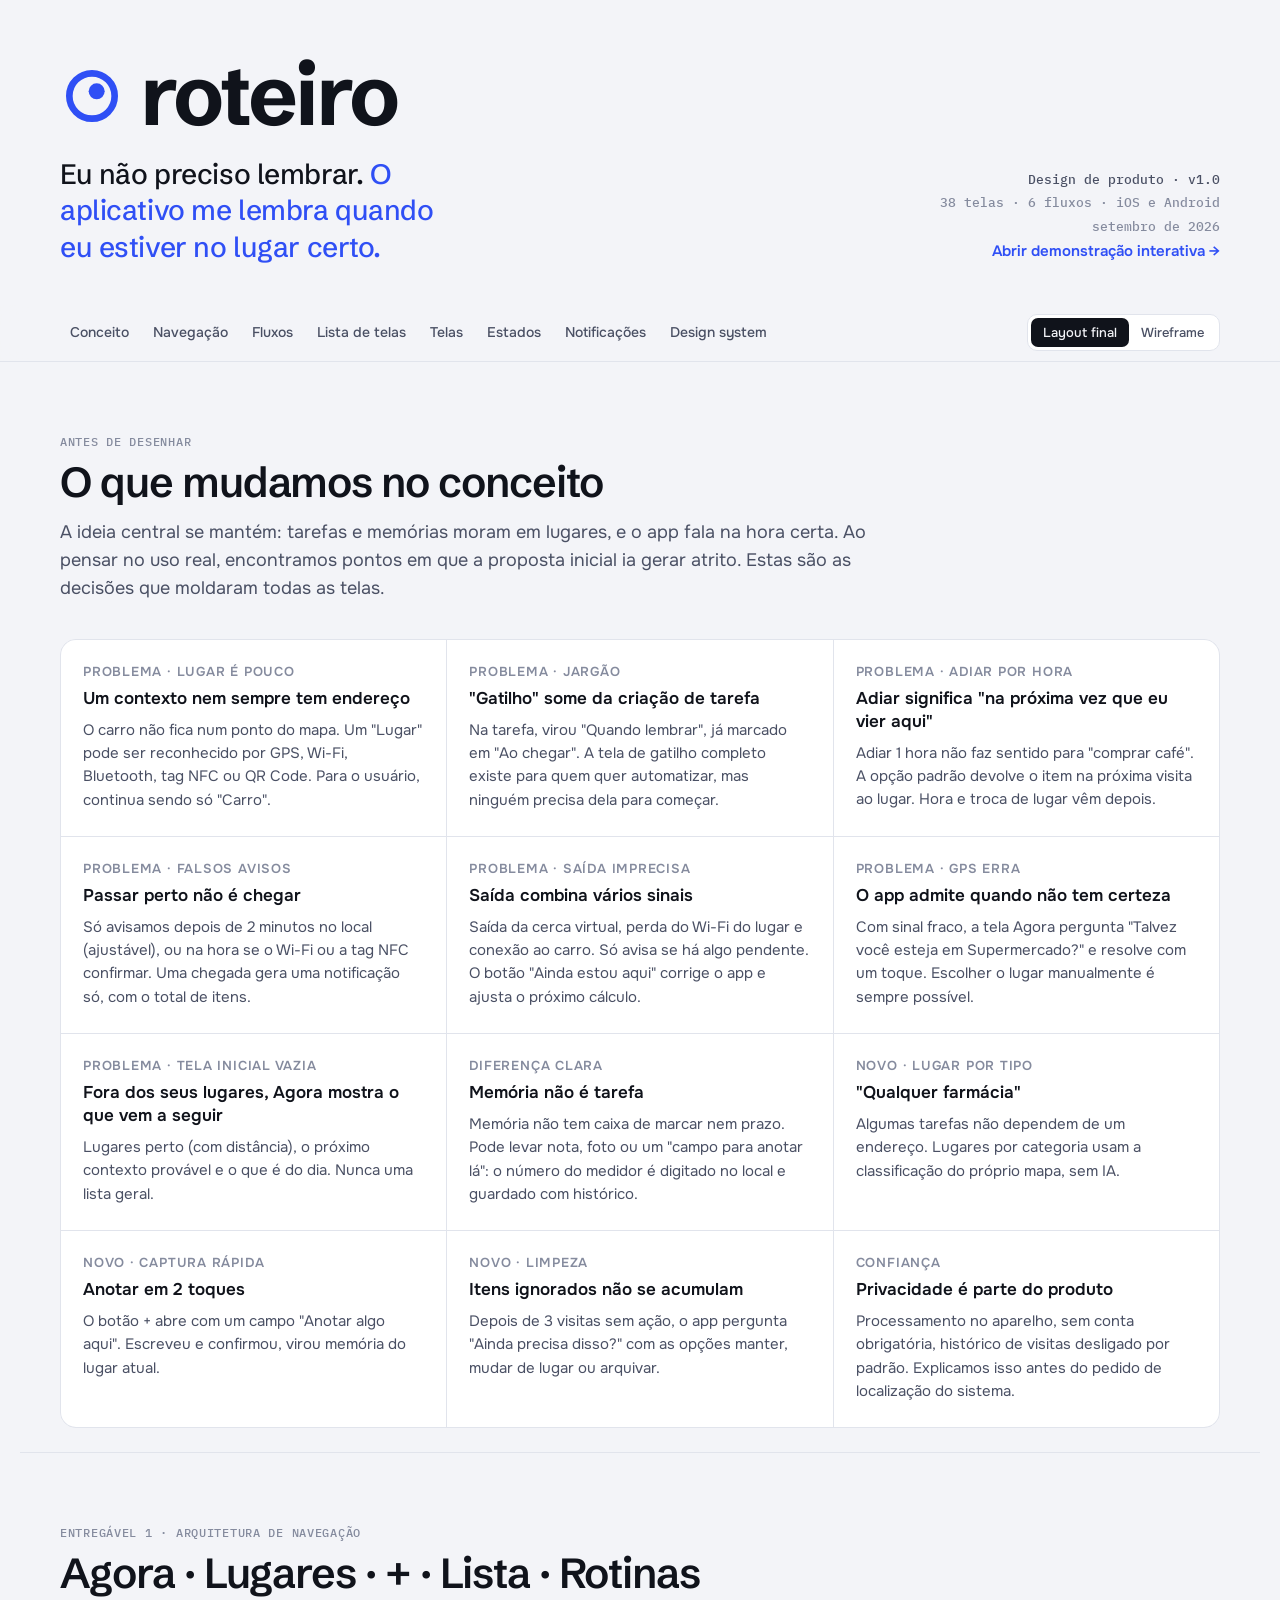
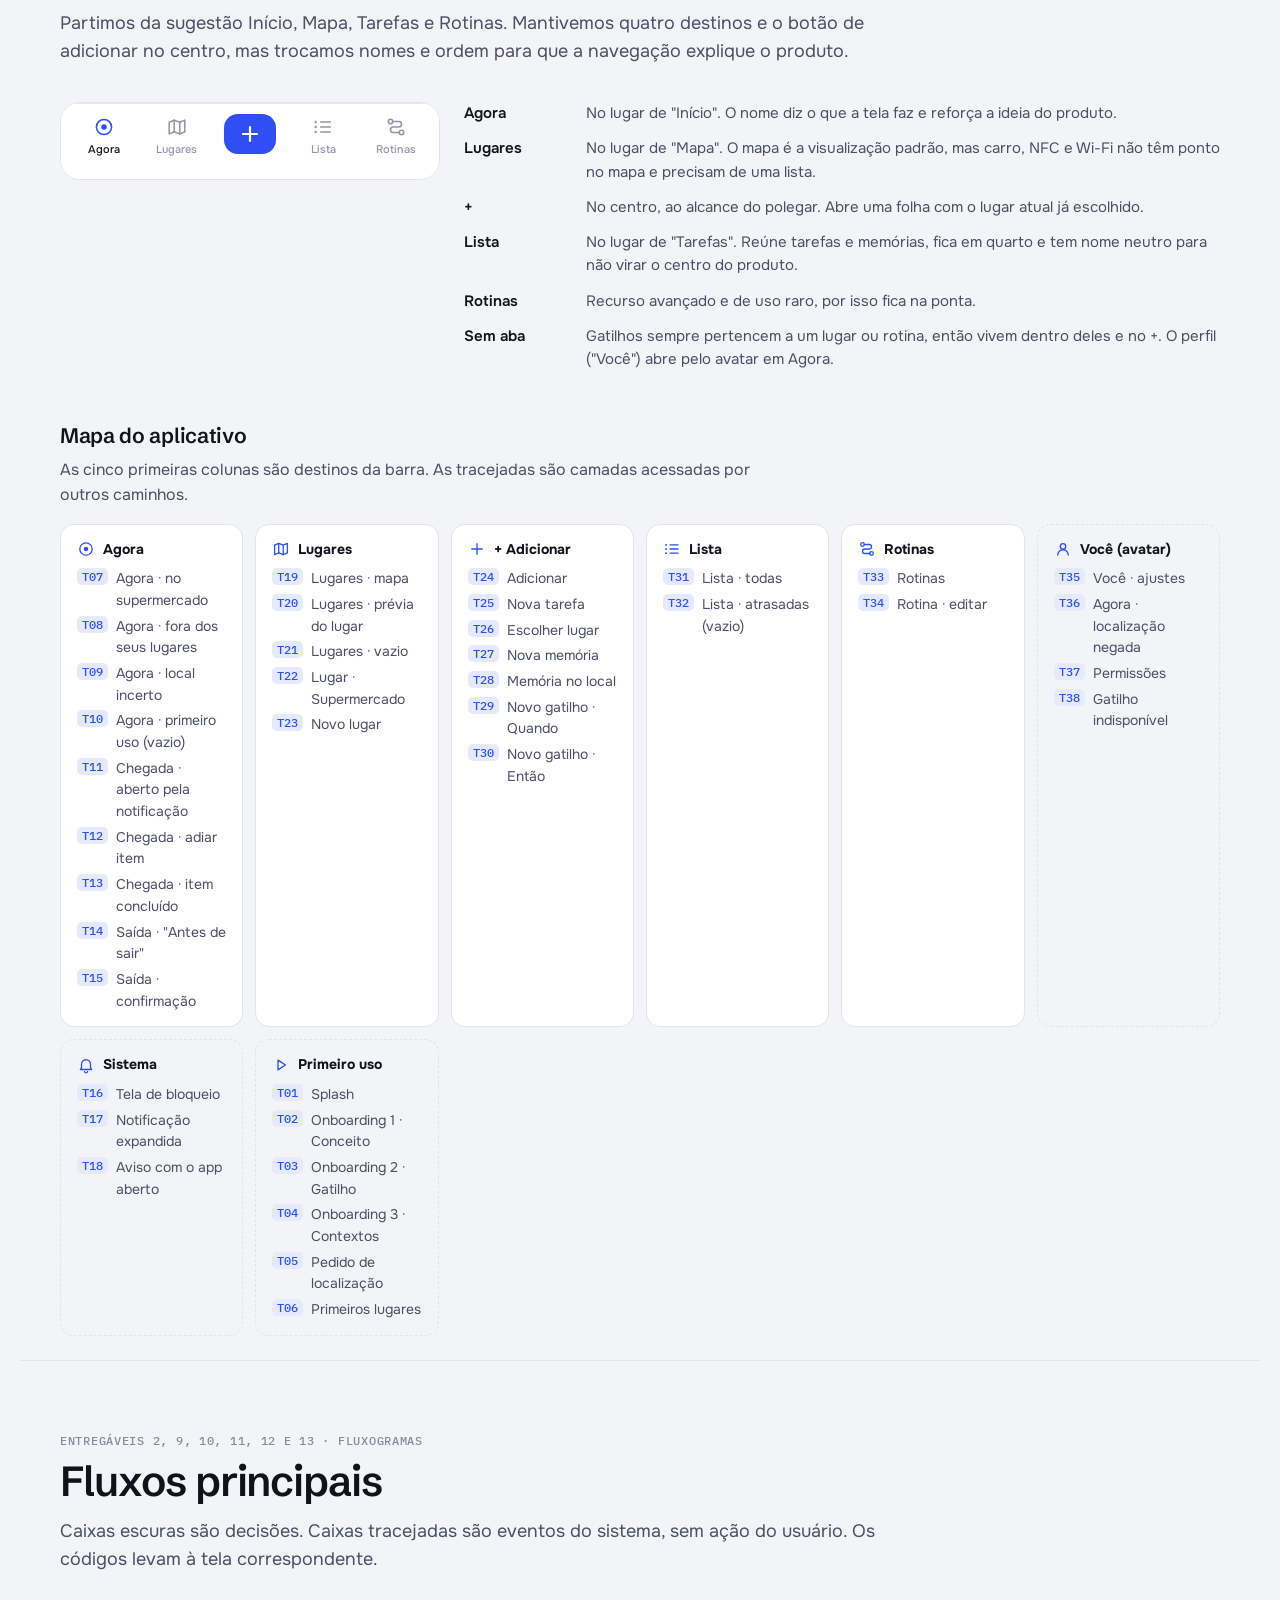
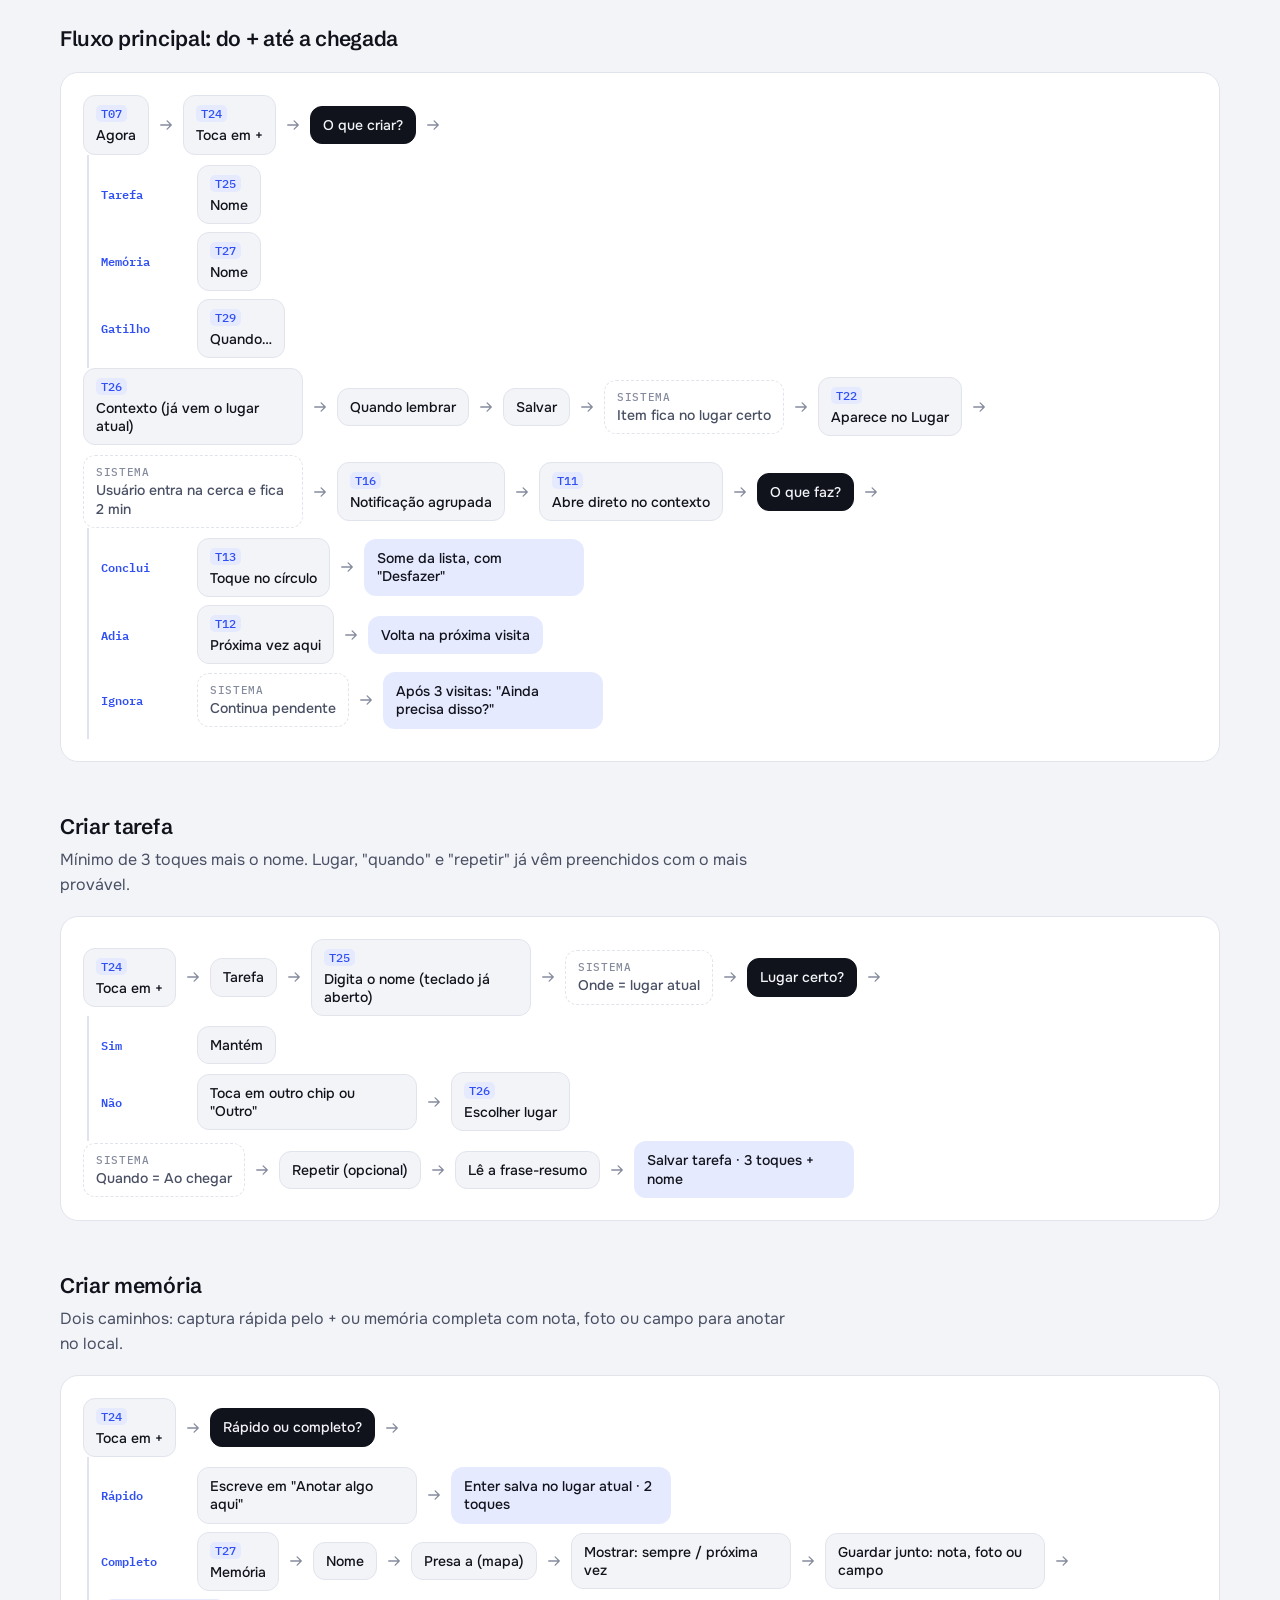
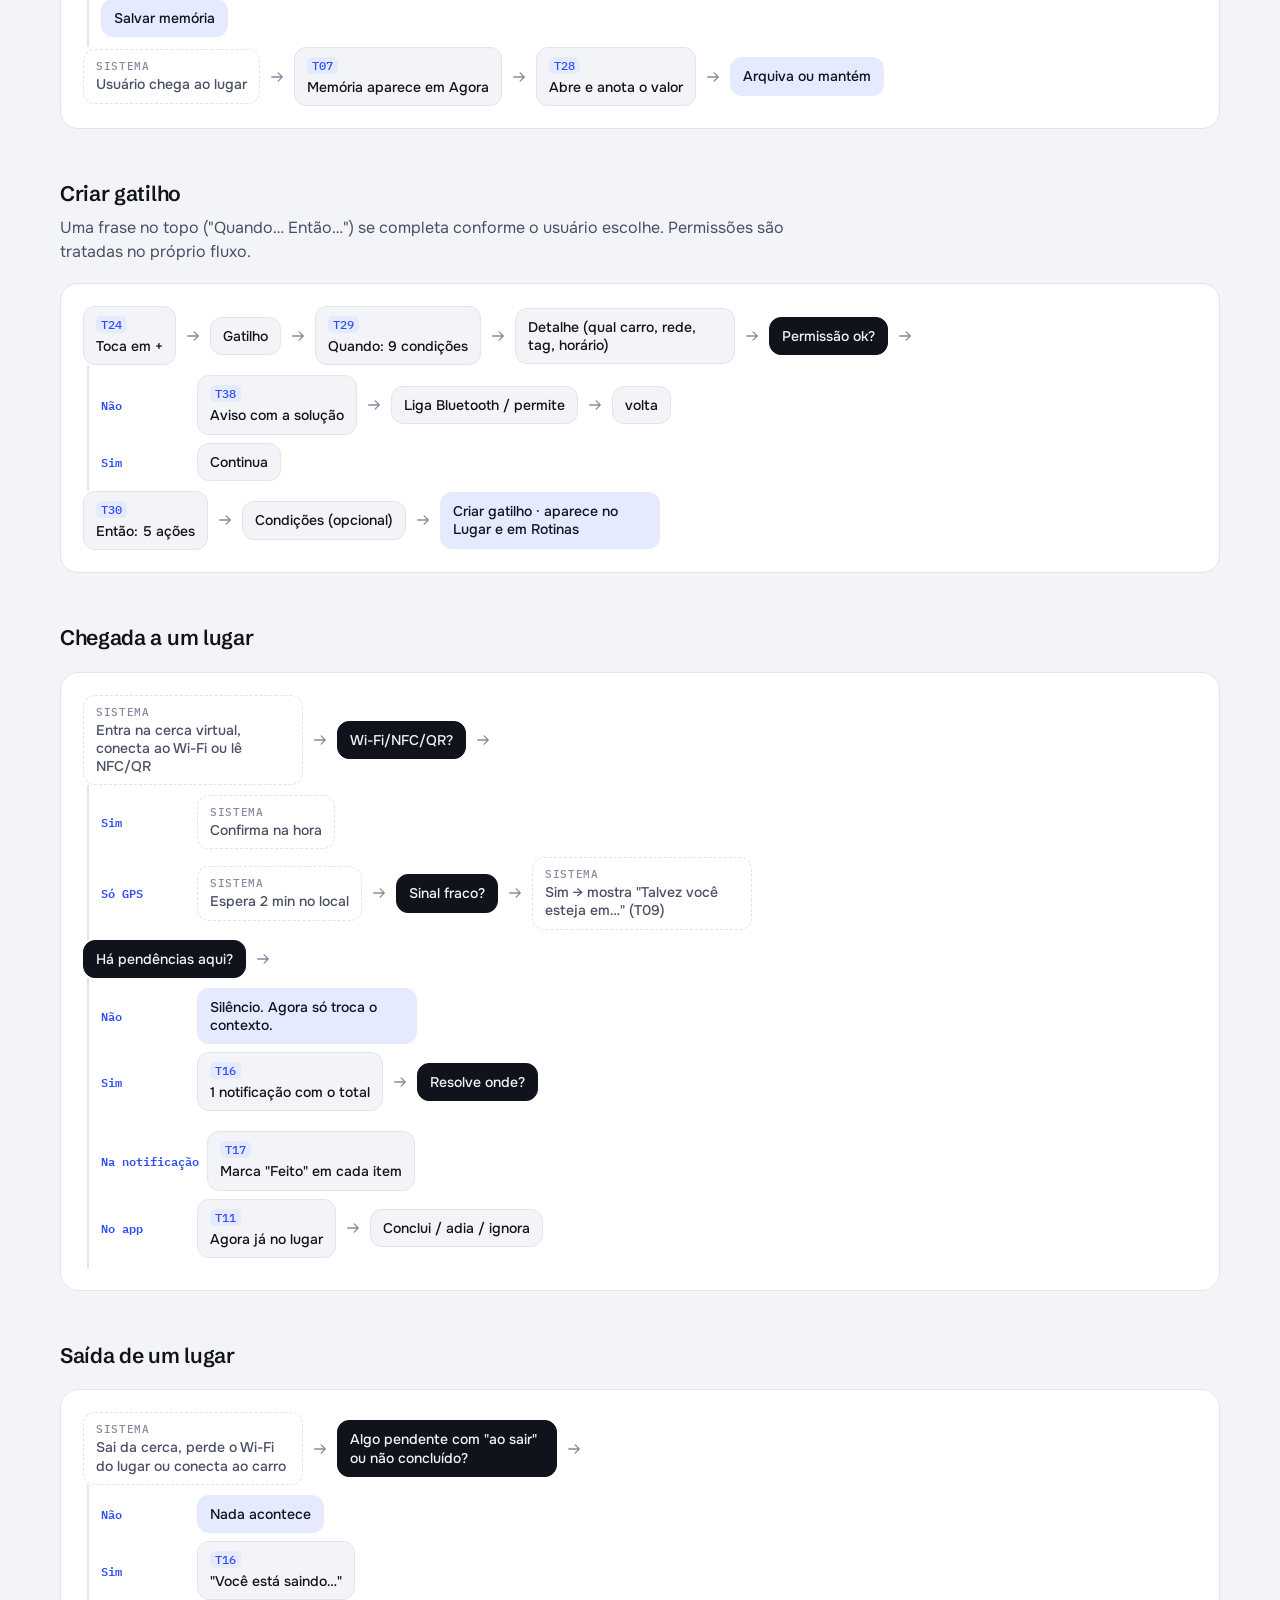
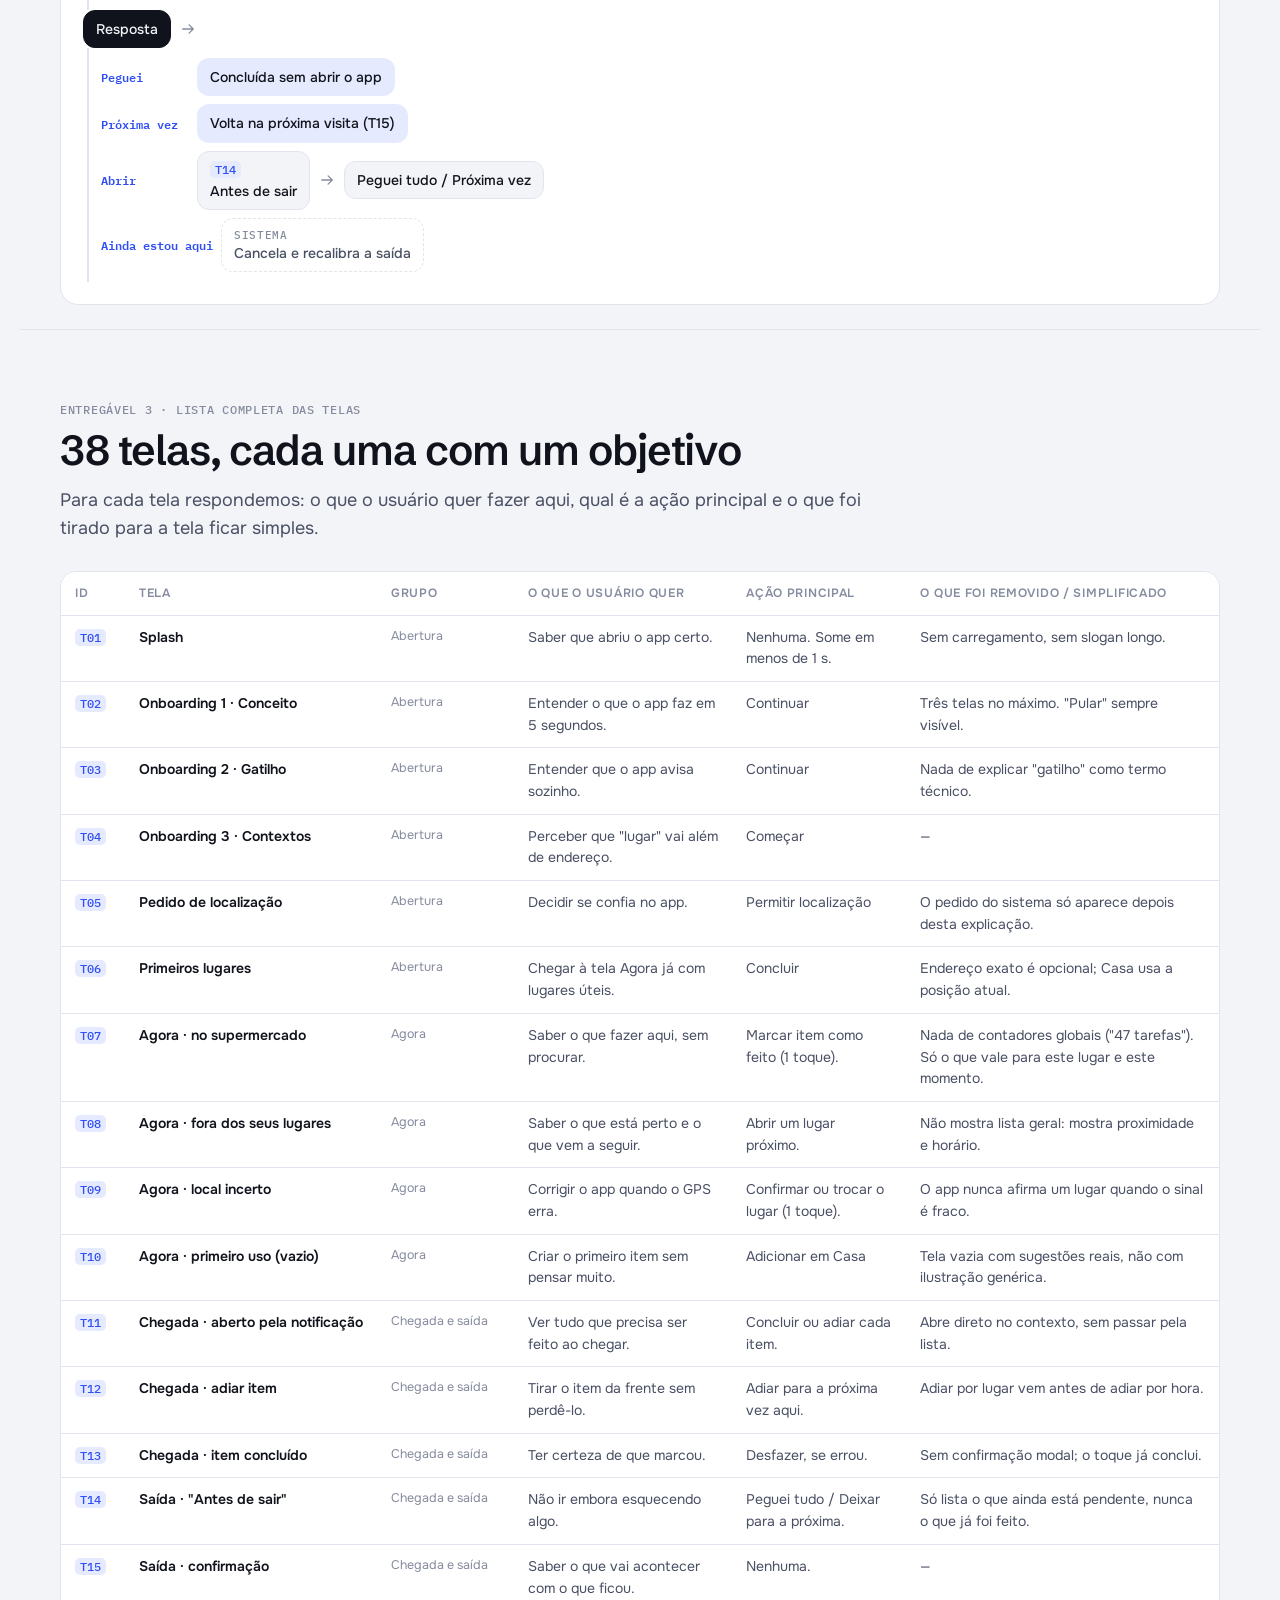
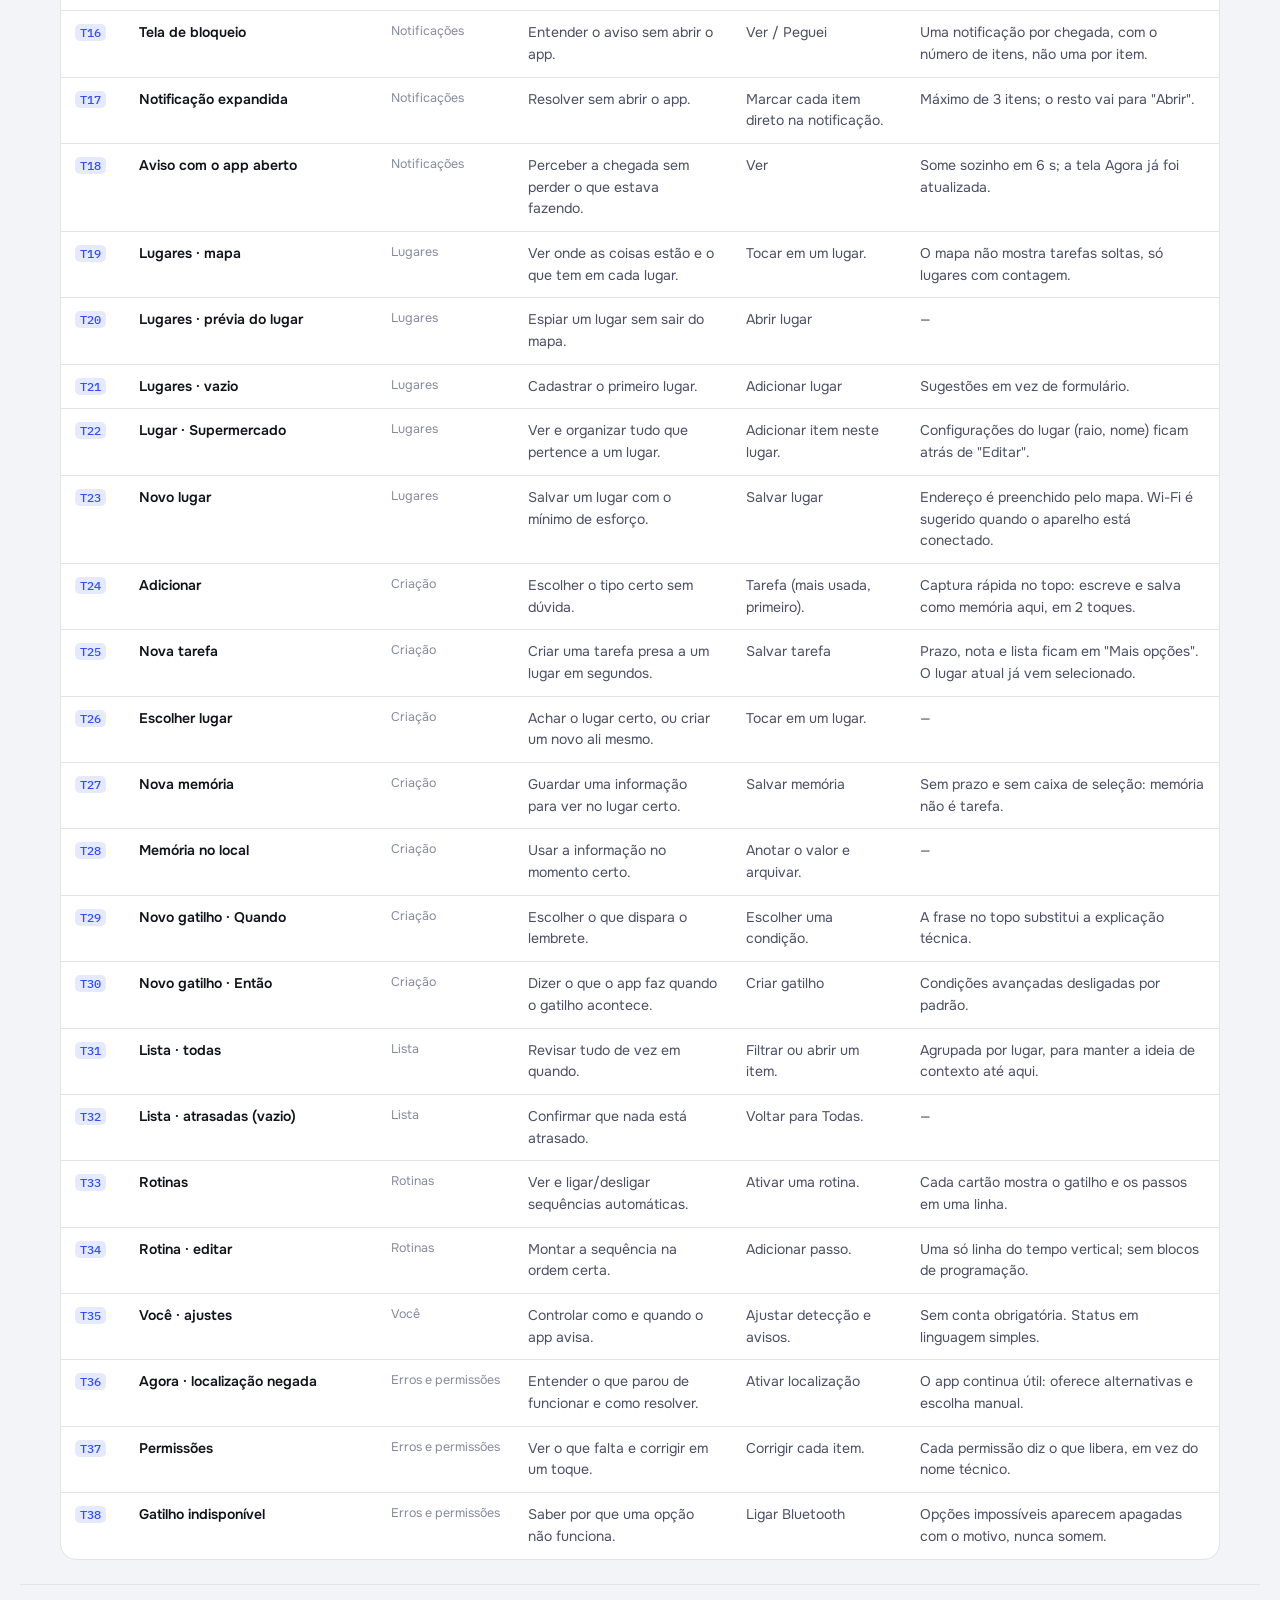
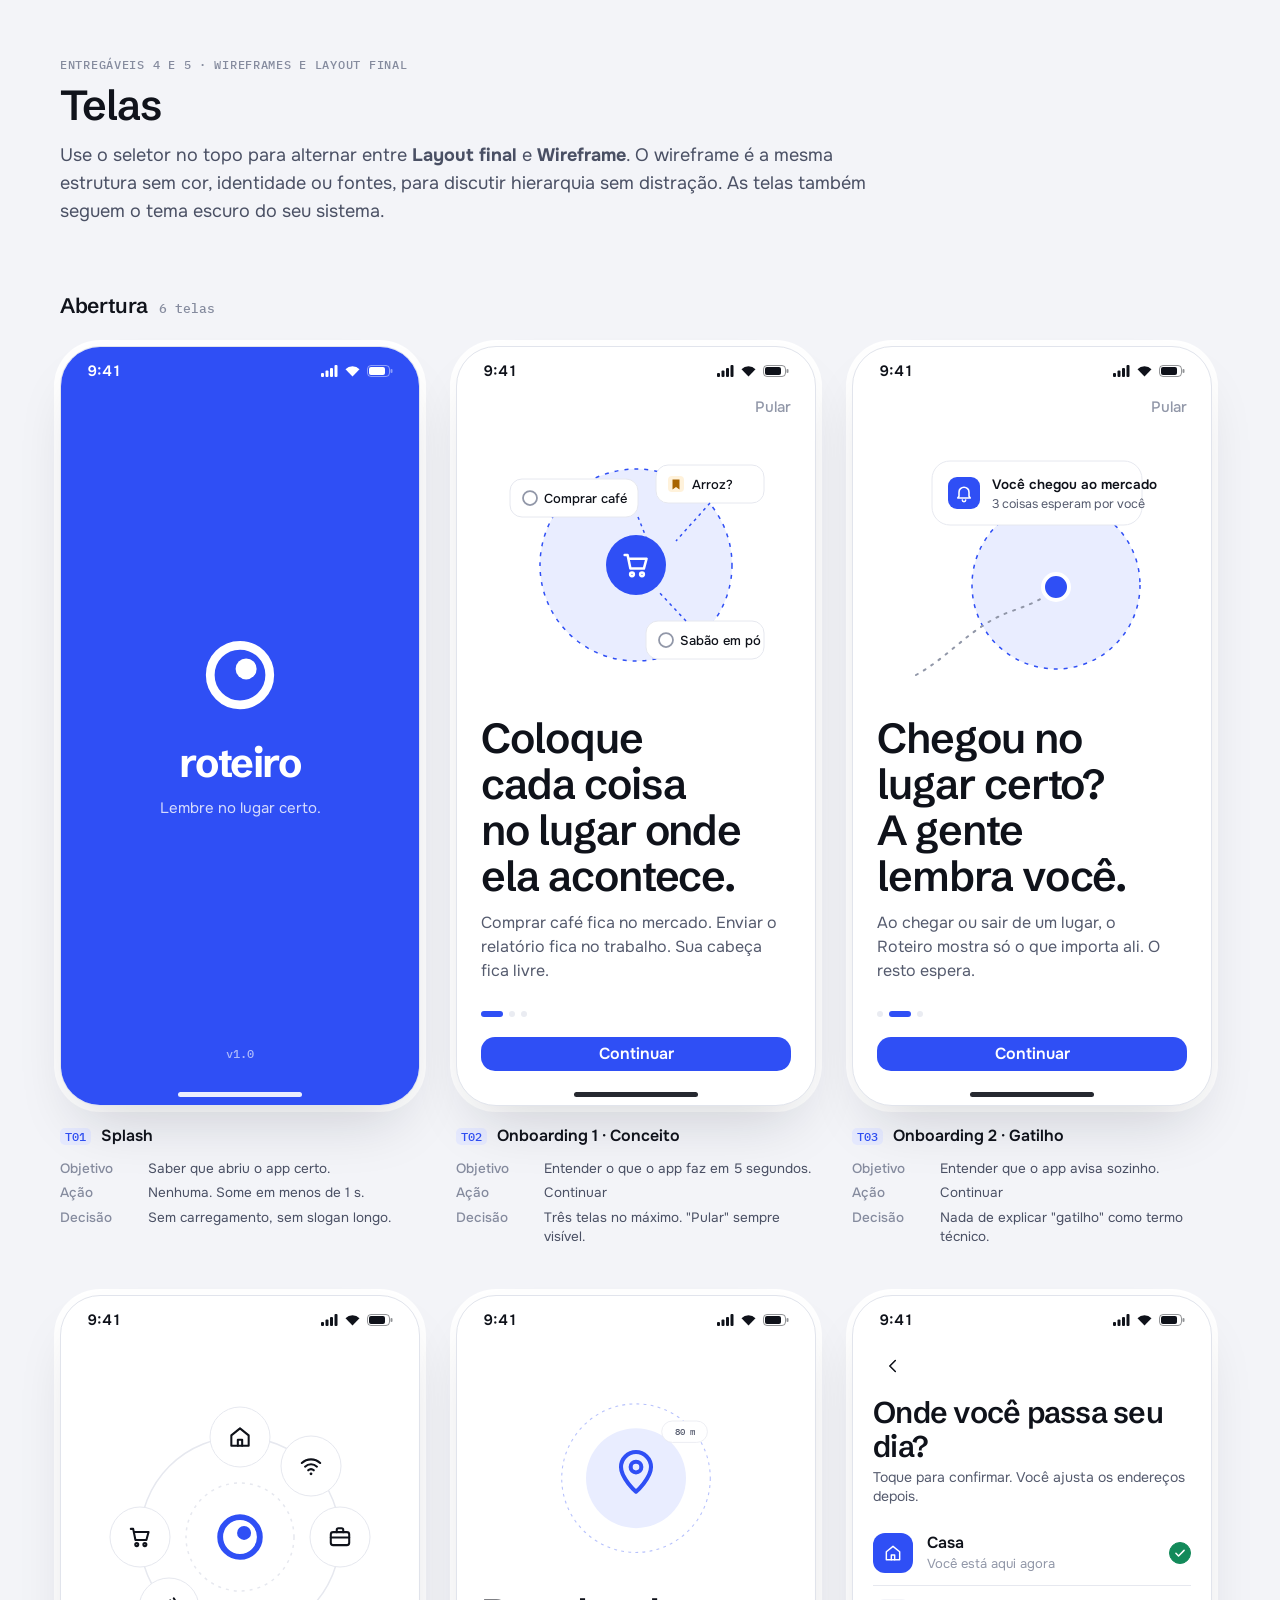
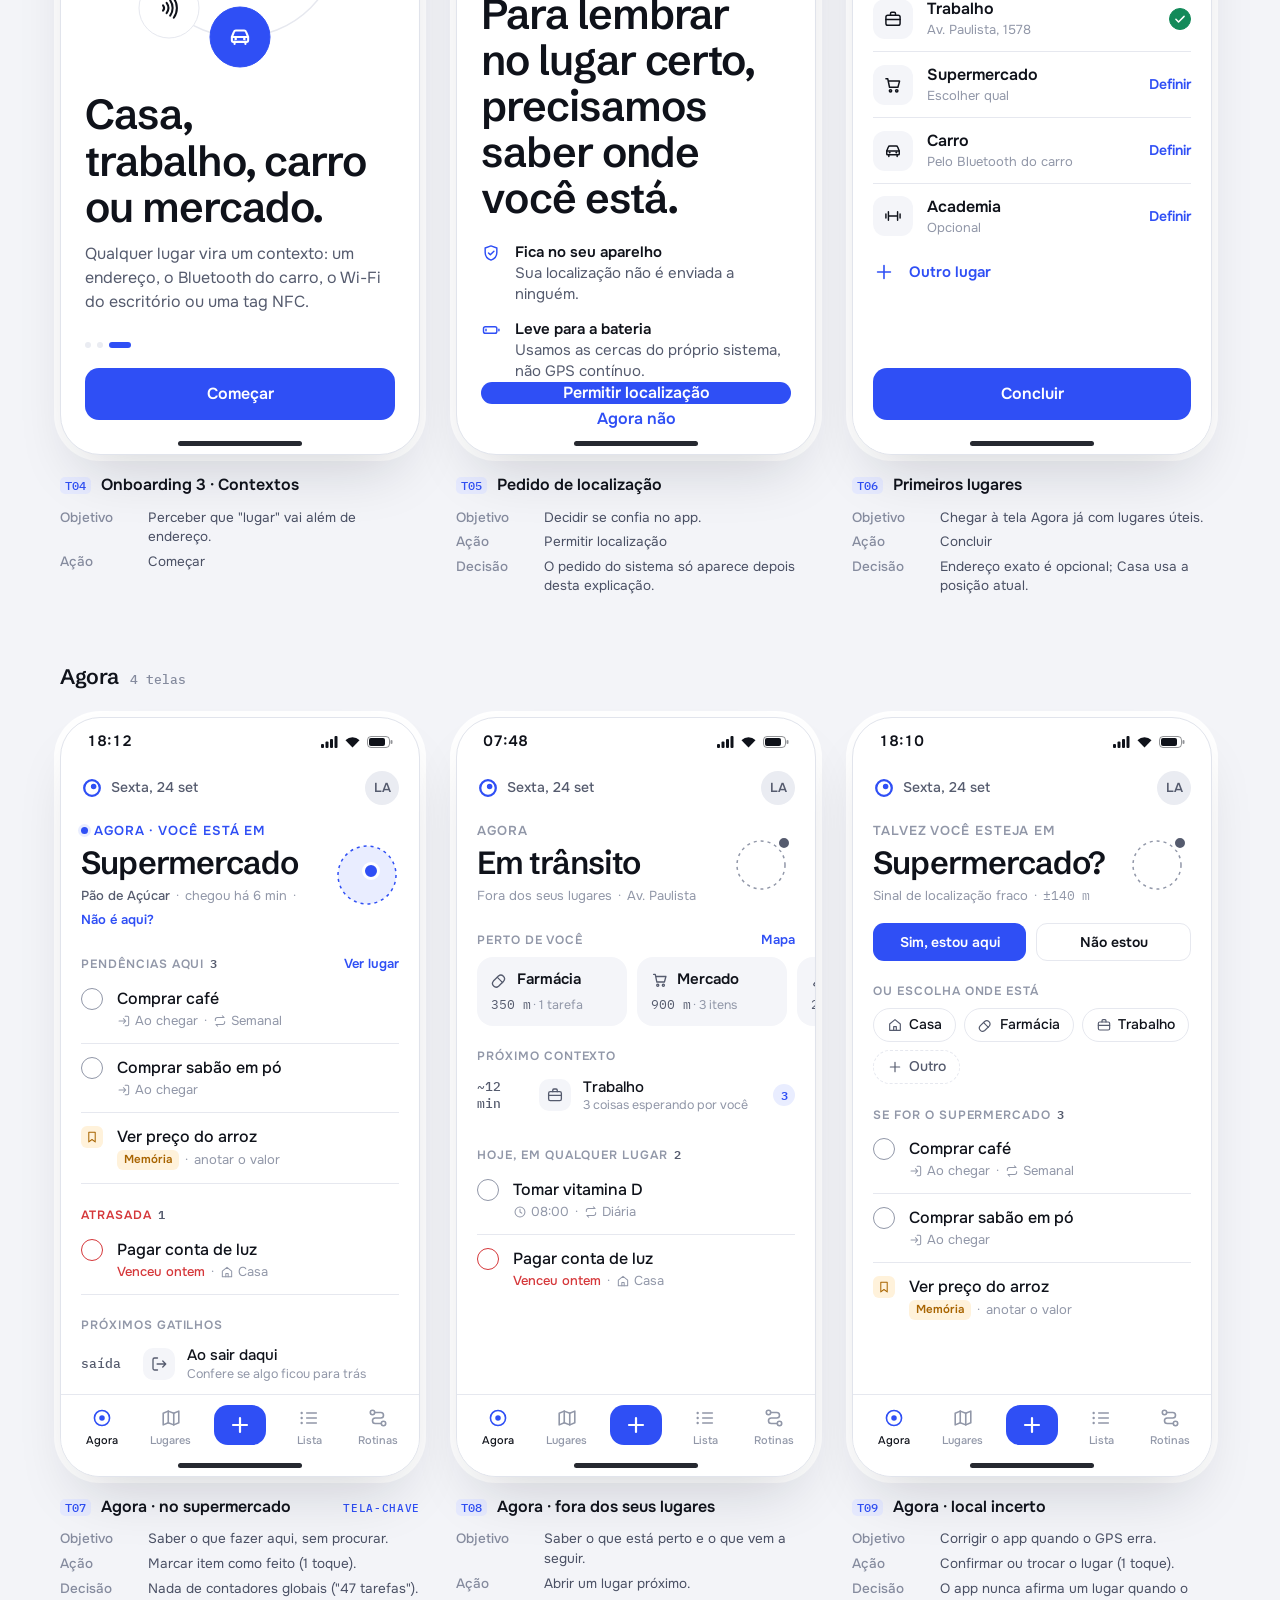
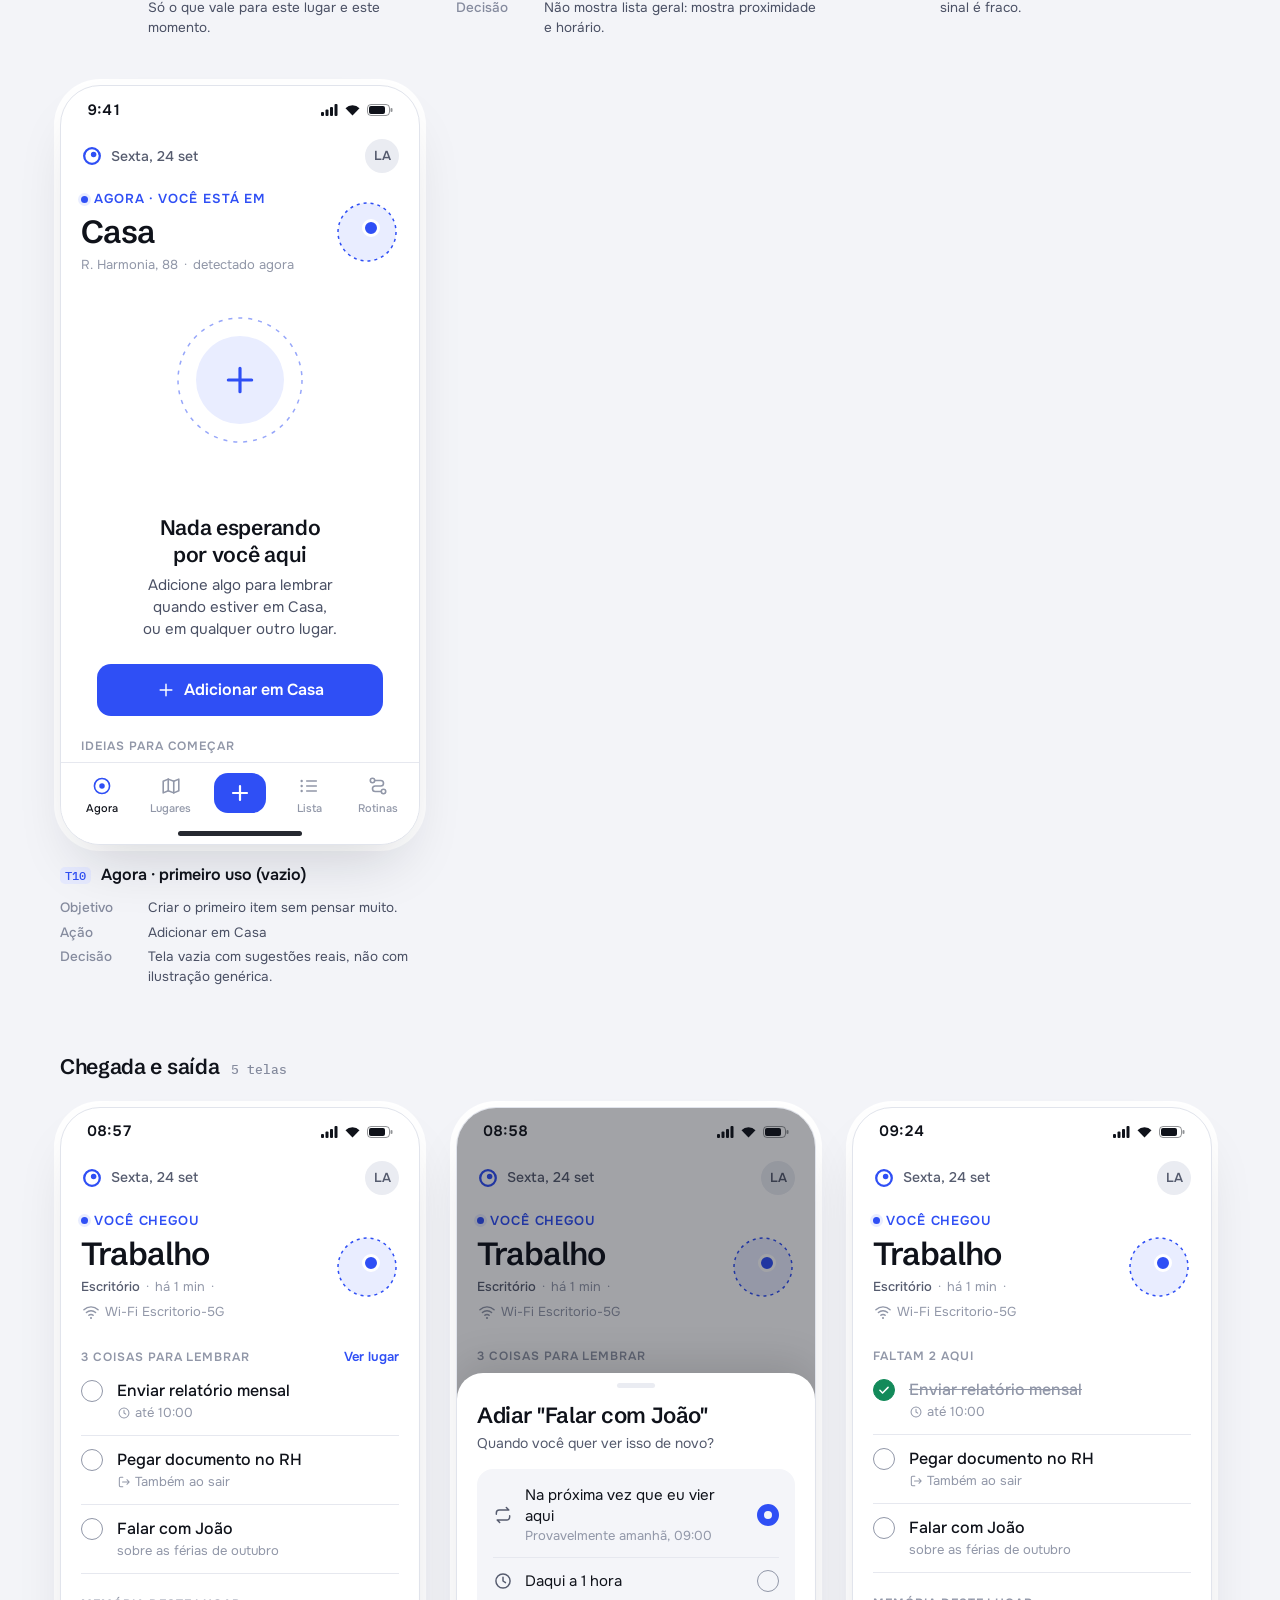
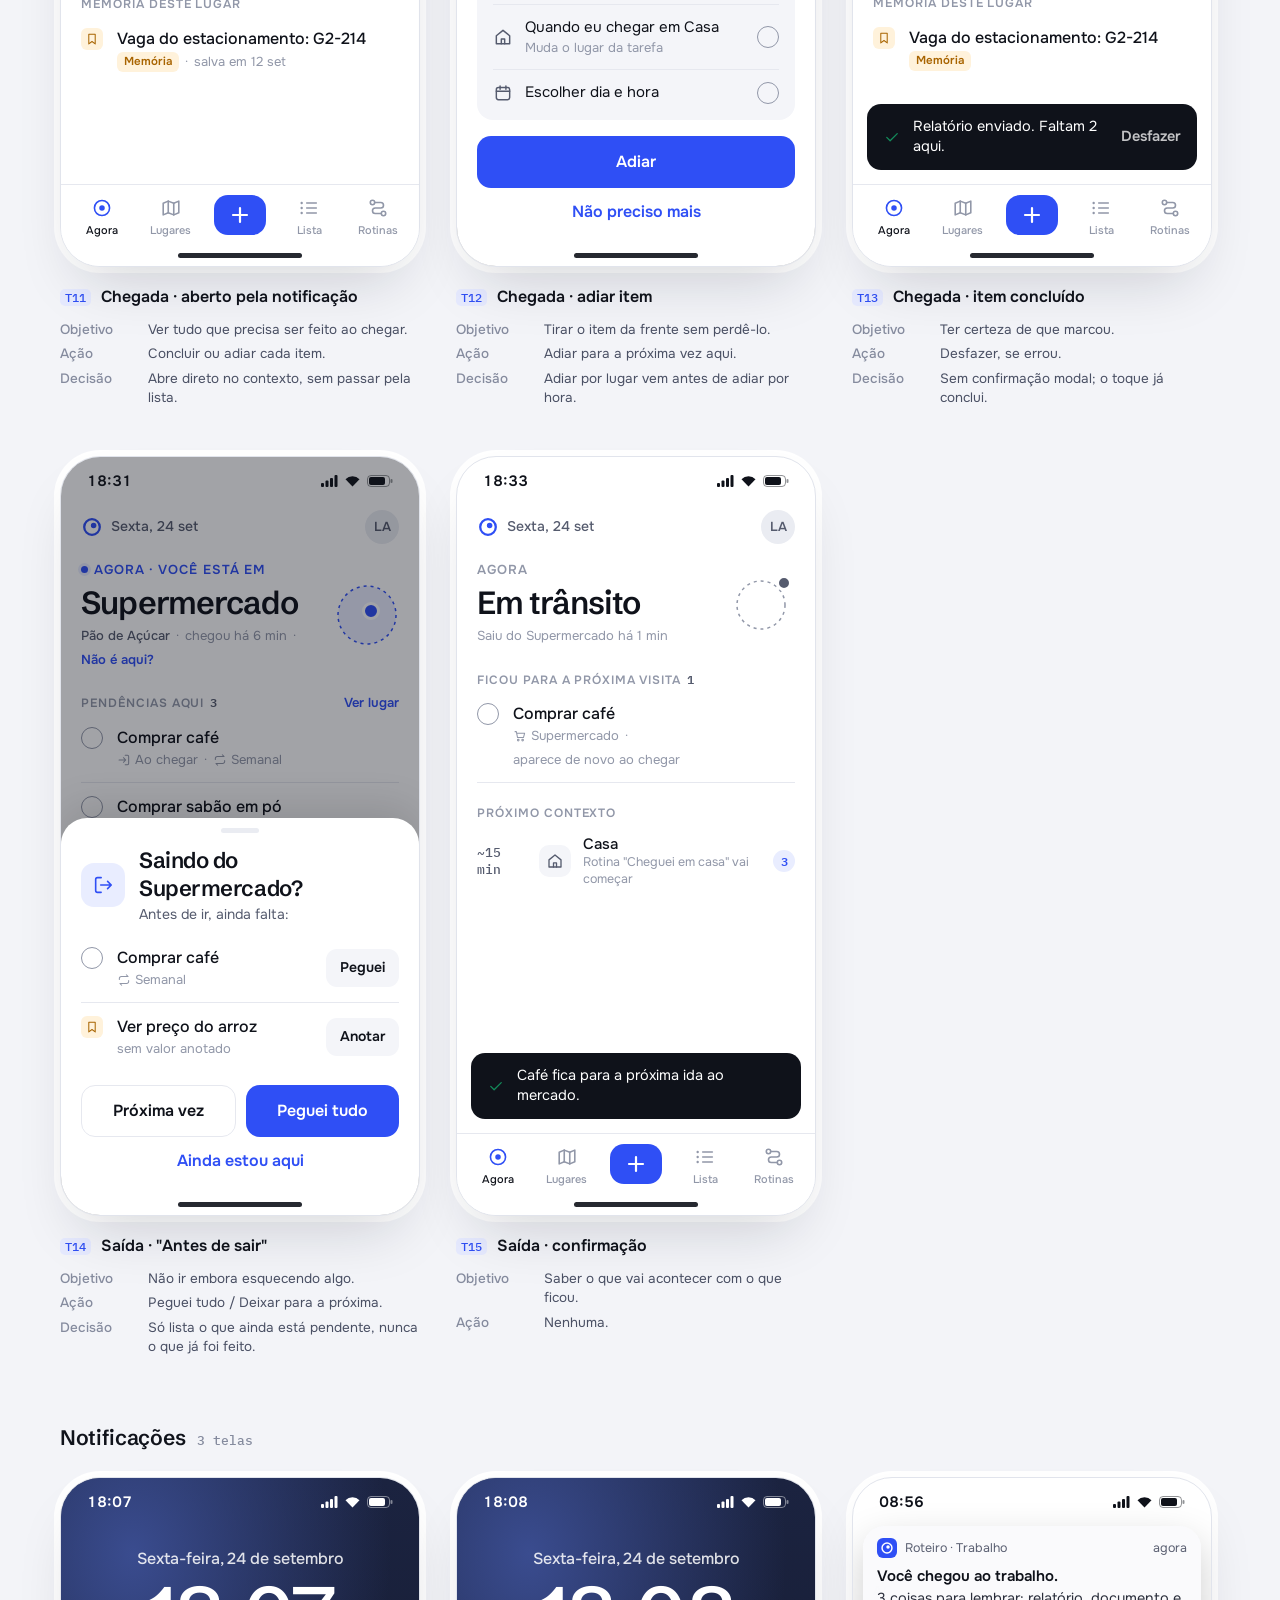
<file: Roteiro/design/index.html>
<!doctype html>
<html lang="pt-BR">
<head>
<meta charset="utf-8">
<meta name="viewport" content="width=device-width, initial-scale=1, viewport-fit=cover">
<title>Roteiro</title>
<link rel="preconnect" href="https://fonts.googleapis.com">
<link rel="preconnect" href="https://fonts.gstatic.com" crossorigin>
<link rel="stylesheet" href="https://fonts.googleapis.com/css2?family=IBM+Plex+Mono:wght@400;500;600&family=Onest:wght@400;500;600;700&family=Schibsted+Grotesk:wght@500;600;700&display=swap">
<link rel="stylesheet" href="css/tokens.css">
<link rel="stylesheet" href="css/app.css">
<link rel="stylesheet" href="css/doc.css">
</head>
<body>

<header class="wrap hero">
  <div>
    <div class="brand app" style="color:var(--d-ink)">
      <svg width="64" height="64" viewBox="0 0 48 48" aria-hidden="true"><circle cx="24" cy="24" r="17" fill="none" stroke="var(--d-accent)" stroke-width="5"/><circle cx="27.5" cy="20.5" r="6" fill="var(--d-accent)"/></svg>
      <span class="wm">roteiro</span>
    </div>
    <p class="thesis">Eu não preciso lembrar. <em>O aplicativo me lembra quando eu estiver no lugar certo.</em></p>
  </div>
  <div class="meta"><b>Design de produto · v1.0</b><br>38 telas · 6 fluxos · iOS e Android<br>setembro de 2026<br><a id="demo-link" href="prototipo.html" style="font-family:var(--font-ui);font-size:15px;font-weight:600;text-decoration:none">Abrir demonstração interativa →</a></div>
</header>

<nav class="dnav" aria-label="Seções">
  <div class="wrap">
    <div class="dnav-links">
      <a href="#conceito">Conceito</a>
      <a href="#navegacao">Navegação</a>
      <a href="#fluxos">Fluxos</a>
      <a href="#lista-telas">Lista de telas</a>
      <a href="#telas">Telas</a>
      <a href="#estados">Estados</a>
      <a href="#notificacoes">Notificações</a>
      <a href="#design-system">Design system</a>
    </div>
    <div class="mode" role="group" aria-label="Modo de visualização das telas">
      <button type="button" data-m="final" aria-pressed="true">Layout final</button>
      <button type="button" data-m="wf" aria-pressed="false">Wireframe</button>
    </div>
  </div>
</nav>

<main>
<!-- ============ CONCEITO ============ -->
<section class="wrap sect" id="conceito">
  <div class="eyebrow">Antes de desenhar</div>
  <h2>O que mudamos no conceito</h2>
  <p class="lede">A ideia central se mantém: tarefas e memórias moram em lugares, e o app fala na hora certa. Ao pensar no uso real, encontramos pontos em que a proposta inicial ia gerar atrito. Estas são as decisões que moldaram todas as telas.</p>

  <div class="review">
    <div class="rv"><div class="rv-p">Problema · lugar é pouco</div><h4>Um contexto nem sempre tem endereço</h4><p>O carro não fica num ponto do mapa. Um "Lugar" pode ser reconhecido por GPS, Wi-Fi, Bluetooth, tag NFC ou QR Code. Para o usuário, continua sendo só "Carro".</p></div>
    <div class="rv"><div class="rv-p">Problema · jargão</div><h4>"Gatilho" some da criação de tarefa</h4><p>Na tarefa, virou "Quando lembrar", já marcado em "Ao chegar". A tela de gatilho completo existe para quem quer automatizar, mas ninguém precisa dela para começar.</p></div>
    <div class="rv"><div class="rv-p">Problema · adiar por hora</div><h4>Adiar significa "na próxima vez que eu vier aqui"</h4><p>Adiar 1 hora não faz sentido para "comprar café". A opção padrão devolve o item na próxima visita ao lugar. Hora e troca de lugar vêm depois.</p></div>
    <div class="rv"><div class="rv-p">Problema · falsos avisos</div><h4>Passar perto não é chegar</h4><p>Só avisamos depois de 2 minutos no local (ajustável), ou na hora se o Wi-Fi ou a tag NFC confirmar. Uma chegada gera uma notificação só, com o total de itens.</p></div>
    <div class="rv"><div class="rv-p">Problema · saída imprecisa</div><h4>Saída combina vários sinais</h4><p>Saída da cerca virtual, perda do Wi-Fi do lugar e conexão ao carro. Só avisa se há algo pendente. O botão "Ainda estou aqui" corrige o app e ajusta o próximo cálculo.</p></div>
    <div class="rv"><div class="rv-p">Problema · GPS erra</div><h4>O app admite quando não tem certeza</h4><p>Com sinal fraco, a tela Agora pergunta "Talvez você esteja em Supermercado?" e resolve com um toque. Escolher o lugar manualmente é sempre possível.</p></div>
    <div class="rv"><div class="rv-p">Problema · tela inicial vazia</div><h4>Fora dos seus lugares, Agora mostra o que vem a seguir</h4><p>Lugares perto (com distância), o próximo contexto provável e o que é do dia. Nunca uma lista geral.</p></div>
    <div class="rv"><div class="rv-p">Diferença clara</div><h4>Memória não é tarefa</h4><p>Memória não tem caixa de marcar nem prazo. Pode levar nota, foto ou um "campo para anotar lá": o número do medidor é digitado no local e guardado com histórico.</p></div>
    <div class="rv"><div class="rv-p">Novo · lugar por tipo</div><h4>"Qualquer farmácia"</h4><p>Algumas tarefas não dependem de um endereço. Lugares por categoria usam a classificação do próprio mapa, sem IA.</p></div>
    <div class="rv"><div class="rv-p">Novo · captura rápida</div><h4>Anotar em 2 toques</h4><p>O botão + abre com um campo "Anotar algo aqui". Escreveu e confirmou, virou memória do lugar atual.</p></div>
    <div class="rv"><div class="rv-p">Novo · limpeza</div><h4>Itens ignorados não se acumulam</h4><p>Depois de 3 visitas sem ação, o app pergunta "Ainda precisa disso?" com as opções manter, mudar de lugar ou arquivar.</p></div>
    <div class="rv"><div class="rv-p">Confiança</div><h4>Privacidade é parte do produto</h4><p>Processamento no aparelho, sem conta obrigatória, histórico de visitas desligado por padrão. Explicamos isso antes do pedido de localização do sistema.</p></div>
  </div>
</section>

<!-- ============ NAVEGAÇÃO ============ -->
<section class="wrap sect" id="navegacao">
  <div class="eyebrow">Entregável 1 · Arquitetura de navegação</div>
  <h2>Agora · Lugares · + · Lista · Rotinas</h2>
  <p class="lede">Partimos da sugestão Início, Mapa, Tarefas e Rotinas. Mantivemos quatro destinos e o botão de adicionar no centro, mas trocamos nomes e ordem para que a navegação explique o produto.</p>

  <div class="arch">
    <div>
      <div class="tabdemo app" id="tabdemo"></div>
    </div>
    <ul class="decide">
      <li><b>Agora</b><span>No lugar de "Início". O nome diz o que a tela faz e reforça a ideia do produto.</span></li>
      <li><b>Lugares</b><span>No lugar de "Mapa". O mapa é a visualização padrão, mas carro, NFC e Wi-Fi não têm ponto no mapa e precisam de uma lista.</span></li>
      <li><b>+</b><span>No centro, ao alcance do polegar. Abre uma folha com o lugar atual já escolhido.</span></li>
      <li><b>Lista</b><span>No lugar de "Tarefas". Reúne tarefas e memórias, fica em quarto e tem nome neutro para não virar o centro do produto.</span></li>
      <li><b>Rotinas</b><span>Recurso avançado e de uso raro, por isso fica na ponta.</span></li>
      <li><b>Sem aba</b><span>Gatilhos sempre pertencem a um lugar ou rotina, então vivem dentro deles e no +. O perfil ("Você") abre pelo avatar em Agora.</span></li>
    </ul>
  </div>

  <h3>Mapa do aplicativo</h3>
  <p>As cinco primeiras colunas são destinos da barra. As tracejadas são camadas acessadas por outros caminhos.</p>
  <div class="tree" id="tree"></div>
</section>

<!-- ============ FLUXOS ============ -->
<section class="wrap sect" id="fluxos">
  <div class="eyebrow">Entregáveis 2, 9, 10, 11, 12 e 13 · Fluxogramas</div>
  <h2>Fluxos principais</h2>
  <p class="lede">Caixas escuras são decisões. Caixas tracejadas são eventos do sistema, sem ação do usuário. Os códigos levam à tela correspondente.</p>

  <h3>Fluxo principal: do + até a chegada</h3>
  <div class="flowbox" id="flow-main"></div>

  <h3>Criar tarefa</h3>
  <p>Mínimo de 3 toques mais o nome. Lugar, "quando" e "repetir" já vêm preenchidos com o mais provável.</p>
  <div class="flowbox" id="flow-task"></div>

  <h3>Criar memória</h3>
  <p>Dois caminhos: captura rápida pelo + ou memória completa com nota, foto ou campo para anotar no local.</p>
  <div class="flowbox" id="flow-mem"></div>

  <h3>Criar gatilho</h3>
  <p>Uma frase no topo ("Quando… Então…") se completa conforme o usuário escolhe. Permissões são tratadas no próprio fluxo.</p>
  <div class="flowbox" id="flow-trig"></div>

  <h3>Chegada a um lugar</h3>
  <div class="flowbox" id="flow-arrive"></div>

  <h3>Saída de um lugar</h3>
  <div class="flowbox" id="flow-leave"></div>
</section>

<!-- ============ LISTA ============ -->
<section class="wrap sect" id="lista-telas">
  <div class="eyebrow">Entregável 3 · Lista completa das telas</div>
  <h2>38 telas, cada uma com um objetivo</h2>
  <p class="lede">Para cada tela respondemos: o que o usuário quer fazer aqui, qual é a ação principal e o que foi tirado para a tela ficar simples.</p>
  <div class="tbl-wrap" id="screen-table"></div>
</section>

<!-- ============ TELAS ============ -->
<section class="wrap sect" id="telas">
  <div class="eyebrow">Entregáveis 4 e 5 · Wireframes e layout final</div>
  <h2>Telas</h2>
  <p class="lede">Use o seletor no topo para alternar entre <b>Layout final</b> e <b>Wireframe</b>. O wireframe é a mesma estrutura sem cor, identidade ou fontes, para discutir hierarquia sem distração. As telas também seguem o tema escuro do seu sistema.</p>
  <div id="gallery"></div>
</section>

<!-- ============ ESTADOS ============ -->
<section class="wrap sect" id="estados">
  <div class="eyebrow">Entregáveis 6, 7 e 8 · Estados</div>
  <h2>Vazio, com dados, erro e permissão</h2>
  <p class="lede">Nenhum estado vazio é só uma ilustração: cada um oferece uma ação e sugestões reais. Nenhum erro bloqueia o app inteiro: o que ainda funciona continua visível.</p>
  <div class="tree" style="margin-top:28px">
    <div class="tcol"><h5>Vazios</h5><ul>
      <li><a class="ref" href="#T10">T10</a><span>Agora, primeiro uso, com ideias para começar</span></li>
      <li><a class="ref" href="#T21">T21</a><span>Lugares sem cadastro, com sugestões em chips</span></li>
      <li><a class="ref" href="#T32">T32</a><span>Nada atrasado, com tom de tranquilidade</span></li>
    </ul></div>
    <div class="tcol"><h5>Com dados</h5><ul>
      <li><a class="ref" href="#T07">T07</a><span>Agora no supermercado</span></li>
      <li><a class="ref" href="#T11">T11</a><span>Chegada ao trabalho</span></li>
      <li><a class="ref" href="#T19">T19</a><span>Mapa com 6 lugares</span></li>
      <li><a class="ref" href="#T22">T22</a><span>Detalhe do lugar</span></li>
      <li><a class="ref" href="#T31">T31</a><span>Lista agrupada por lugar</span></li>
      <li><a class="ref" href="#T33">T33</a><span>Rotinas ativas e pausadas</span></li>
    </ul></div>
    <div class="tcol"><h5>Erro e incerteza</h5><ul>
      <li><a class="ref" href="#T09">T09</a><span>Sinal fraco: "Talvez você esteja em…"</span></li>
      <li><a class="ref" href="#T36">T36</a><span>Localização negada, com alternativas</span></li>
      <li><a class="ref" href="#T38">T38</a><span>Gatilho indisponível (Bluetooth, NFC)</span></li>
    </ul></div>
    <div class="tcol"><h5>Permissão</h5><ul>
      <li><a class="ref" href="#T05">T05</a><span>Explicação antes do pedido do sistema</span></li>
      <li><a class="ref" href="#T37">T37</a><span>Central de permissões com correção direta</span></li>
      <li><a class="ref" href="#T35">T35</a><span>Status de detecção em Você</span></li>
    </ul></div>
  </div>
</section>

<!-- ============ NOTIFICAÇÕES ============ -->
<section class="wrap sect" id="notificacoes">
  <div class="eyebrow">Entregável 14 · Design das notificações</div>
  <h2>Poucos avisos, todos resolvíveis sem abrir o app</h2>
  <p class="lede">A notificação é a principal interface do Roteiro. Se ela incomodar, o usuário desliga, e o produto deixa de existir. As telas <a class="ref" href="#T16">T16</a> <a class="ref" href="#T17">T17</a> <a class="ref" href="#T18">T18</a> mostram os formatos.</p>
  <div class="rules">
    <div class="rule"><b>Anatomia</b><span>Título diz o fato ("Você chegou ao supermercado."). Corpo diz o que fazer. No máximo 2 ações.</span></div>
    <div class="rule"><b>Uma por chegada</b><span>Todos os itens do lugar entram na mesma notificação, com o total no texto.</span></div>
    <div class="rule"><b>Tempo mínimo no lugar</b><span>2 minutos por padrão. Wi-Fi, NFC e QR confirmam na hora.</span></div>
    <div class="rule"><b>Silêncio quando não há nada</b><span>Chegar a um lugar sem pendências só atualiza a tela Agora.</span></div>
    <div class="rule"><b>Ações que resolvem</b><span>"Peguei", "Feito" e "Próxima vez" funcionam direto na notificação.</span></div>
    <div class="rule"><b>Prioridade</b><span>Prazo vencendo, depois "ao sair", depois "ao chegar", depois memórias.</span></div>
    <div class="rule"><b>Horário silencioso</b><span>22h às 7h por padrão. O que chegar nesse período espera até você abrir o app.</span></div>
    <div class="rule"><b>Tom</b><span>Frases curtas, sem exclamação e sem emoji. O app informa, não comemora.</span></div>
  </div>
  <div class="tbl-wrap copy"><table style="min-width:640px"><thead><tr><th>Situação</th><th>Título</th><th>Texto</th><th>Ações</th></tr></thead><tbody>
    <tr><td>Chegada</td><td class="nm">Você chegou ao supermercado.</td><td>3 coisas estão esperando por você aqui.</td><td>Ver · Mais tarde</td></tr>
    <tr><td>Saída</td><td class="nm">Você está saindo do trabalho.</td><td>Você ainda precisa pegar o documento no RH.</td><td>Peguei · Próxima vez</td></tr>
    <tr><td>Carro</td><td class="nm">Carro conectado</td><td>Farmácia: comprar protetor solar.</td><td>Ver</td></tr>
    <tr><td>Memória</td><td class="nm">Você está em casa.</td><td>Lembrete: anotar o número do medidor.</td><td>Anotar · Depois</td></tr>
    <tr><td>Rotina</td><td class="nm">Cheguei em casa · 1 de 3</td><td>Guardar as compras.</td><td>Feito · Pular</td></tr>
    <tr><td>Limpeza</td><td class="nm">Ainda precisa disso?</td><td>"Ver preço do arroz" apareceu nas últimas 3 visitas.</td><td>Manter · Arquivar</td></tr>
  </tbody></table></div>
</section>

<!-- ============ DESIGN SYSTEM ============ -->
<section class="wrap sect" id="design-system">
  <div class="eyebrow">Entregável 15 · Design system básico</div>
  <h2>Sinal, Marcador e tons neutros</h2>
  <p class="lede">Uma cor de ação (cobalto "Sinal") marca o que é tocável e o contexto atual. Âmbar ("Marcador") é exclusivo de memórias. Vermelho e verde só indicam estado. Os neutros puxam levemente para o azul, para combinar com o cobalto.</p>

  <div class="ds app">
    <div class="panel"><h4>Marca</h4><div id="ds-logo"></div></div>
    <div class="panel"><h4>Cores · claro · escuro</h4><div class="sw-grid" id="ds-colors"></div></div>
    <div class="ds-2">
      <div class="panel"><h4>Tipografia</h4><div class="ts" id="ds-type"></div></div>
      <div class="panel"><h4>Espaçamento (base 4) e raios</h4><div class="sp" id="ds-space"></div>
        <p style="font-size:14px;color:var(--a-ink-2);margin:20px 0 0">Margem lateral das telas: 20. Entre seções: 22–24. Área mínima de toque: 44×44. Folhas inferiores usam raio 26 no topo.</p></div>
    </div>
    <div class="panel"><h4>Botões e controles</h4><div id="ds-buttons"></div></div>
    <div class="panel"><h4>Linhas, cartões e estados</h4><div class="demo-col" id="ds-rows"></div></div>
    <div class="panel"><h4>Campos</h4><div class="demo-col" id="ds-fields"></div></div>
    <div class="panel"><h4>Ícones · 24 px · traço 1,75</h4><div class="ic-grid" id="ds-icons"></div></div>
  </div>
</section>
</main>

<footer class="wrap foot-doc">
  Roteiro · design de produto v1.0. Todas as telas são geradas pelos mesmos componentes em <code>js/ui.js</code>; tokens em <code>css/tokens.css</code>.
</footer>

<script src="js/icons.js"></script>
<script src="js/ui.js"></script>
<script src="js/screens.js"></script>
<script src="js/doc.js"></script>
</body>
</html>
</file>
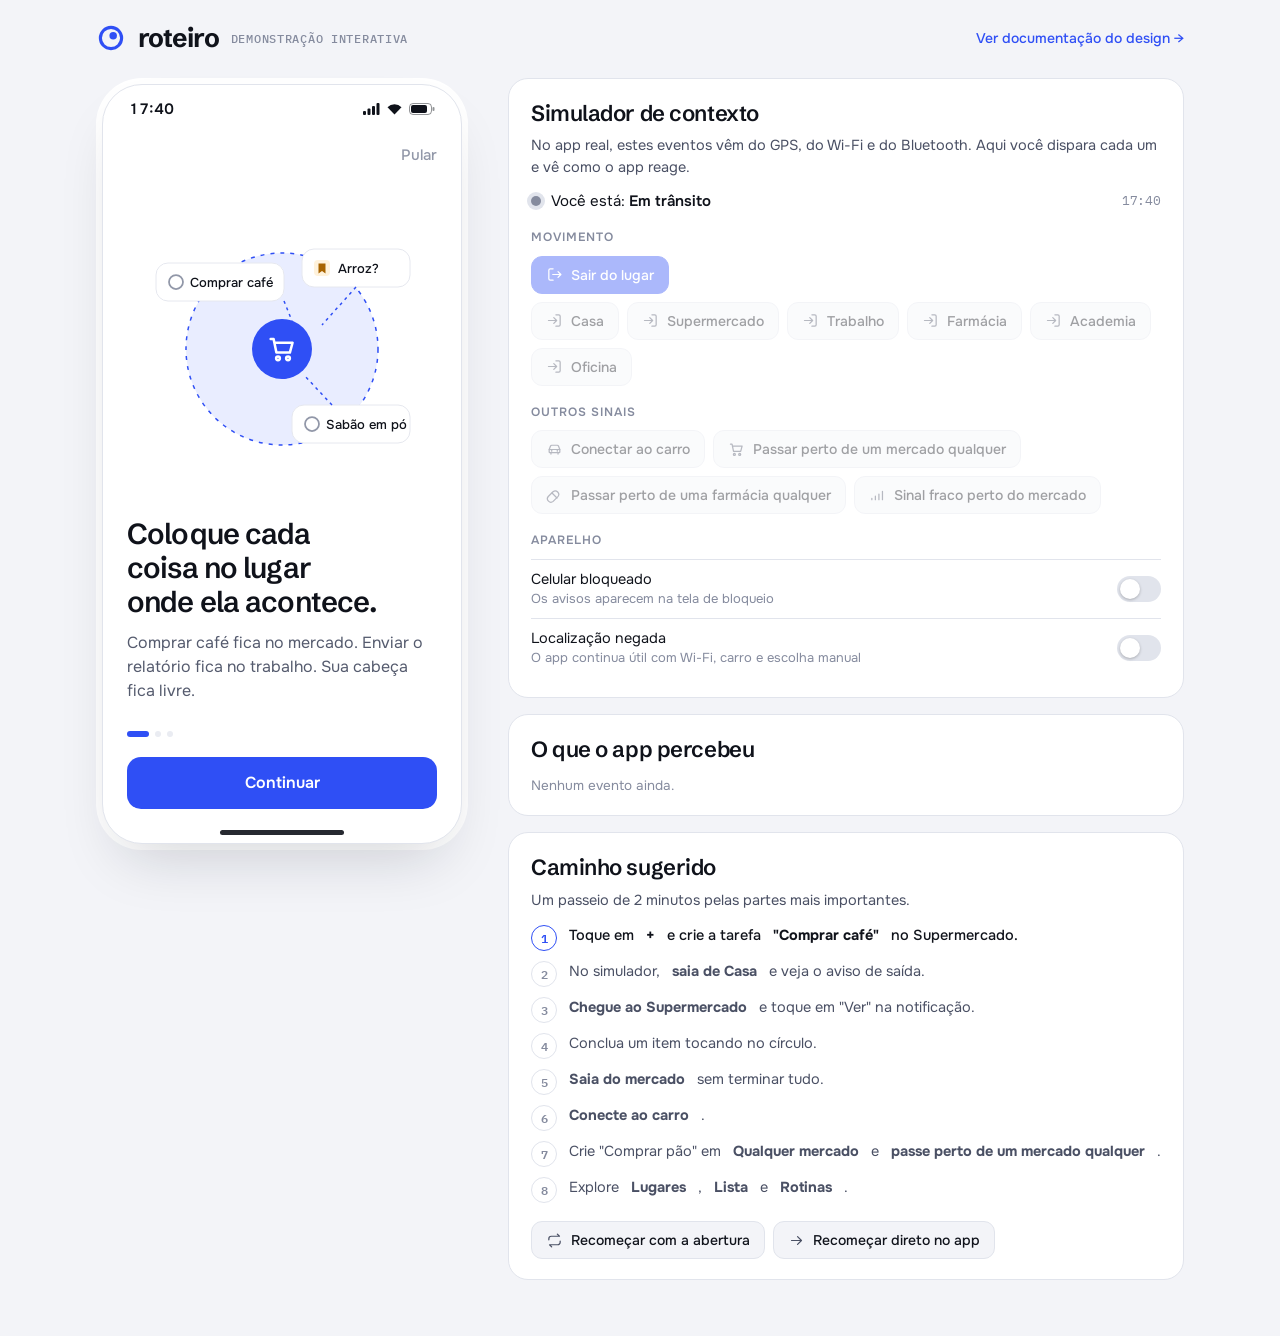
<file: Roteiro/design/prototipo.html>
<!doctype html>
<html lang="pt-BR">
<head>
<meta charset="utf-8">
<meta name="viewport" content="width=device-width, initial-scale=1, viewport-fit=cover">
<title>Roteiro Demo</title>
<link rel="preconnect" href="https://fonts.googleapis.com">
<link rel="preconnect" href="https://fonts.gstatic.com" crossorigin>
<link rel="stylesheet" href="https://fonts.googleapis.com/css2?family=IBM+Plex+Mono:wght@400;500;600&family=Onest:wght@400;500;600;700&family=Schibsted+Grotesk:wght@500;600;700&display=swap">
<link rel="stylesheet" href="css/tokens.css">
<link rel="stylesheet" href="css/app.css">
<link rel="stylesheet" href="css/proto.css">
</head>
<body>

<header class="ptop">
  <svg width="30" height="30" viewBox="0 0 48 48" aria-hidden="true"><circle cx="24" cy="24" r="17" fill="none" stroke="var(--d-accent)" stroke-width="5"/><circle cx="27.5" cy="20.5" r="6" fill="var(--d-accent)"/></svg>
  <span class="wm" style="font-family:var(--font-display);font-weight:700;letter-spacing:-.035em">roteiro</span>
  <span class="tag-d">demonstração interativa</span>
  <a href="index.html" id="doc-link">Ver documentação do design →</a>
</header>

<main class="pw">
  <div class="stage app" id="phone" aria-live="polite"></div>
  <aside class="sim app" id="sim" aria-label="Simulador de contexto"></aside>
</main>

<script src="js/icons.js"></script>
<script src="js/ui.js"></script>
<script src="js/screens.js"></script>
<script src="js/proto.js"></script>
</body>
</html>
</file>
<file: Roteiro/design/css/tokens.css>
/* =========================================================
   Roteiro — design tokens
   --d-*  : página de documentação
   --a-*  : aplicativo (usados dentro de .app / .ph)
   ========================================================= */

:root {
  /* Tipografia */
  --font-display: "Schibsted Grotesk", "Helvetica Neue", Arial, sans-serif;
  --font-ui: "Onest", "Segoe UI", Roboto, system-ui, sans-serif;
  --font-mono: "IBM Plex Mono", ui-monospace, "SF Mono", Menlo, monospace;

  /* Espaçamento (base 4) */
  --s-1: 4px;  --s-2: 8px;  --s-3: 12px; --s-4: 16px;
  --s-5: 20px; --s-6: 24px; --s-8: 32px; --s-10: 40px;

  /* Raios */
  --r-sm: 8px; --r-md: 12px; --r-lg: 16px; --r-xl: 24px; --r-pill: 999px;

  /* ---------- Documentação ---------- */
  --d-bg: #F3F4F8;
  --d-paper: #FFFFFF;
  --d-ink: #10131B;
  --d-ink-2: #4A5064;
  --d-ink-3: #858B9E;
  --d-line: #E1E4EC;
  --d-accent: #2F4FF5;
  --d-accent-soft: #E6EAFF;

  /* ---------- Aplicativo ---------- */
  --a-bg: #FFFFFF;
  --a-surface: #F4F5F9;
  --a-surface-2: #EAECF2;
  --a-ink: #0F121A;
  --a-ink-2: #555B6E;
  --a-ink-3: #9197A8;
  --a-line: #E6E8EF;
  --a-accent: #2F4FF5;        /* Cobalto "Sinal" — ações e contexto atual */
  --a-accent-ink: #FFFFFF;
  --a-accent-soft: #E9EDFF;
  --a-mem: #A86400;           /* Âmbar "Marcador" — memórias */
  --a-mem-soft: #FFF2DB;
  --a-late: #D5373A;          /* Atrasado / erro */
  --a-late-soft: #FDECEC;
  --a-ok: #138A5A;            /* Concluído / ativo */
  --a-ok-soft: #E3F4EC;
  --a-scrim: rgba(12, 15, 26, .38);
  --a-shadow: 0 12px 32px rgba(15, 18, 40, .12), 0 2px 6px rgba(15, 18, 40, .06);

  /* Mapa */
  --m-land: #EFF1EC;
  --m-block: #E5E7E1;
  --m-road: #FFFFFF;
  --m-park: #D9EAD6;
  --m-water: #D3E1F4;
  --m-label: #8C9185;
}

@media (prefers-color-scheme: dark) {
  :root:not([data-theme="light"]) {
    color-scheme: dark;
    --d-bg: #0C0E14; --d-paper: #141822; --d-ink: #EDEFF5; --d-ink-2: #A7ADBE;
    --d-ink-3: #6D7388; --d-line: #252A37; --d-accent: #7D93FF; --d-accent-soft: #1B2244;

    --a-bg: #0F1117; --a-surface: #181B24; --a-surface-2: #20242F; --a-ink: #EEF0F6;
    --a-ink-2: #A4AABB; --a-ink-3: #6B7185; --a-line: #242834;
    --a-accent: #7D93FF; --a-accent-ink: #0A0E26; --a-accent-soft: #1C2347;
    --a-mem: #F2B650; --a-mem-soft: #2B2213; --a-late: #FF6D6D; --a-late-soft: #331B1D;
    --a-ok: #42CC90; --a-ok-soft: #12291F; --a-scrim: rgba(0, 0, 0, .55);
    --a-shadow: 0 12px 32px rgba(0, 0, 0, .5), 0 2px 6px rgba(0, 0, 0, .3);
    --m-land: #171A21; --m-block: #1C1F27; --m-road: #262A34; --m-park: #1A2922;
    --m-water: #15213A; --m-label: #5E6475;
  }
}

:root[data-theme="dark"] {
  color-scheme: dark;
  --d-bg: #0C0E14; --d-paper: #141822; --d-ink: #EDEFF5; --d-ink-2: #A7ADBE;
  --d-ink-3: #6D7388; --d-line: #252A37; --d-accent: #7D93FF; --d-accent-soft: #1B2244;

  --a-bg: #0F1117; --a-surface: #181B24; --a-surface-2: #20242F; --a-ink: #EEF0F6;
  --a-ink-2: #A4AABB; --a-ink-3: #6B7185; --a-line: #242834;
  --a-accent: #7D93FF; --a-accent-ink: #0A0E26; --a-accent-soft: #1C2347;
  --a-mem: #F2B650; --a-mem-soft: #2B2213; --a-late: #FF6D6D; --a-late-soft: #331B1D;
  --a-ok: #42CC90; --a-ok-soft: #12291F; --a-scrim: rgba(0, 0, 0, .55);
  --a-shadow: 0 12px 32px rgba(0, 0, 0, .5), 0 2px 6px rgba(0, 0, 0, .3);
  --m-land: #171A21; --m-block: #1C1F27; --m-road: #262A34; --m-park: #1A2922;
  --m-water: #15213A; --m-label: #5E6475;
}

/* Modo wireframe: mesmas telas, sem cor, sem identidade */
.wf .ph, .wf .app {
  --a-accent: #5B5B5B; --a-accent-ink: #FFFFFF; --a-accent-soft: #E4E4E4;
  --a-mem: #5B5B5B; --a-mem-soft: #E4E4E4; --a-late: #5B5B5B; --a-late-soft: #E4E4E4;
  --a-ok: #5B5B5B; --a-ok-soft: #E4E4E4;
  --a-bg: #FFFFFF; --a-surface: #F1F1F1; --a-surface-2: #E4E4E4; --a-ink: #2A2A2A;
  --a-ink-2: #6A6A6A; --a-ink-3: #9A9A9A; --a-line: #D2D2D2; --a-shadow: none;
  --m-land: #F4F4F4; --m-block: #EAEAEA; --m-road: #FFFFFF; --m-park: #E2E2E2;
  --m-water: #DADADA; --m-label: #A0A0A0;
  --font-display: var(--font-mono);
  --font-ui: var(--font-mono);
  color-scheme: light;
}
</file>
<file: Roteiro/design/css/app.css>
/* =========================================================
   Roteiro — componentes do aplicativo
   Tudo aqui vive dentro de .ph (tela de celular) ou .app
   (demonstrações do design system).
   ========================================================= */

.ph, .app {
  font-family: var(--font-ui);
  color: var(--a-ink);
  font-size: 16px;
  line-height: 1.375;
  -webkit-font-smoothing: antialiased;
}
.ph *, .app * { box-sizing: border-box; }
.mono { font-family: var(--font-mono); font-variant-numeric: tabular-nums; letter-spacing: -.01em; }
.i { width: 20px; height: 20px; flex: none; display: block; }

/* ---------- Moldura do celular ---------- */
.ph {
  position: relative;
  width: 360px;
  max-width: 100%;
  height: 760px;
  border-radius: 40px;
  background: var(--a-bg);
  border: 1px solid var(--d-line);
  box-shadow: 0 30px 60px -20px rgba(16, 20, 40, .18), 0 0 0 6px var(--d-paper);
  overflow: hidden;
  isolation: isolate;
}
.sb {
  position: absolute; inset: 0 0 auto 0; height: 44px; z-index: 30;
  display: flex; align-items: center; justify-content: space-between;
  padding: 4px 26px 0; font-size: 15px; font-weight: 600; letter-spacing: -.01em;
}
.sb-r { display: flex; gap: 6px; align-items: center; }
.sb-r svg { width: 17px; height: 12px; }
.sb.inv { color: #fff; }
.pb {
  position: absolute; left: 0; right: 0; top: 44px; bottom: 0;
  padding: 0 20px; overflow: hidden;
}
.ph.has-tab .pb { bottom: 82px; }
.pb.flush { padding: 0; }
.hi { position: absolute; bottom: 8px; left: 50%; transform: translateX(-50%); width: 124px; height: 5px; border-radius: 3px; background: var(--a-ink); opacity: .9; z-index: 40; }
.hi.inv { background: #fff; }

/* ---------- Barra inferior ---------- */
.tab {
  position: absolute; left: 0; right: 0; bottom: 0; height: 82px; z-index: 20;
  background: var(--a-bg); border-top: 1px solid var(--a-line);
  display: grid; grid-template-columns: repeat(5, 1fr); align-items: start; padding: 8px 6px 0;
}
.tab-i { display: flex; flex-direction: column; align-items: center; gap: 4px; font-size: 11px; font-weight: 500; color: var(--a-ink-3); padding-top: 4px; }
.tab-i .i { width: 22px; height: 22px; }
.tab-i.on { color: var(--a-ink); }
.tab-i.on .i { color: var(--a-accent); }
.tab-add { display: flex; justify-content: center; }
.tab-add span {
  width: 52px; height: 40px; border-radius: 14px; background: var(--a-accent); color: var(--a-accent-ink);
  display: grid; place-items: center; margin-top: 2px;
}
.tab-add .i { width: 24px; height: 24px; stroke-width: 2.2; }

/* ---------- Cabeçalhos ---------- */
.top { height: 52px; display: flex; align-items: center; justify-content: space-between; gap: 12px; }
.top-t { font-size: 17px; font-weight: 600; }
.top-l, .top-r { display: flex; align-items: center; gap: 8px; min-width: 40px; }
.top-r { justify-content: flex-end; }
.ib { width: 40px; height: 40px; border-radius: 12px; display: grid; place-items: center; color: var(--a-ink); }
.ib.s { background: var(--a-surface); }
.ib .i { width: 22px; height: 22px; }
.av { width: 34px; height: 34px; border-radius: 50%; background: var(--a-surface-2); display: grid; place-items: center; font-size: 13px; font-weight: 600; color: var(--a-ink-2); }
.date { font-size: 14px; color: var(--a-ink-2); display: flex; align-items: center; gap: 8px; font-weight: 500; }
.h1 { font-family: var(--font-display); font-size: 30px; line-height: 34px; font-weight: 600; letter-spacing: -.025em; margin: 4px 0 0; }
.h2 { font-family: var(--font-display); font-size: 22px; line-height: 28px; font-weight: 600; letter-spacing: -.02em; margin: 0; }
.sub { font-size: 14px; color: var(--a-ink-2); margin-top: 4px; }
.link { color: var(--a-accent); font-weight: 600; font-size: 14px; }

/* ---------- Contexto atual (hero da tela Agora) ---------- */
.ctx { display: flex; align-items: center; gap: 16px; padding: 8px 0 4px; }
.ctx-tx { flex: 1; min-width: 0; }
.ctx-k { font-size: 13px; font-weight: 600; color: var(--a-accent); display: flex; align-items: center; gap: 6px; text-transform: uppercase; letter-spacing: .07em; }
.ctx-k.off { color: var(--a-ink-3); }
.live { width: 7px; height: 7px; border-radius: 50%; background: currentColor; box-shadow: 0 0 0 3px var(--a-accent-soft); }
.ctx-t { font-family: var(--font-display); font-size: 32px; line-height: 36px; font-weight: 600; letter-spacing: -.03em; margin-top: 6px; }
.ctx-m { font-size: 13px; color: var(--a-ink-3); margin-top: 6px; display: flex; gap: 6px; flex-wrap: wrap; align-items: center; }
.ctx-m b { color: var(--a-ink-2); font-weight: 500; }
.ring { width: 64px; height: 64px; flex: none; }

/* ---------- Seções e linhas ---------- */
.sec { display: flex; align-items: baseline; justify-content: space-between; margin: 22px 0 2px; }
.sec-t { font-size: 12px; font-weight: 600; text-transform: uppercase; letter-spacing: .08em; color: var(--a-ink-3); display: flex; gap: 6px; align-items: baseline; }
.sec-t .n { color: var(--a-ink-2); }
.sec-t.late { color: var(--a-late); }
.sec .link { font-size: 13px; }

.row { display: flex; align-items: flex-start; gap: 14px; padding: 13px 0; border-bottom: 1px solid var(--a-line); }
.row:last-child { border-bottom: 0; }
.row-lead { width: 22px; height: 22px; flex: none; display: grid; place-items: center; margin-top: 0; }
.row-b { flex: 1; min-width: 0; }
.row-t { font-size: 16px; line-height: 22px; font-weight: 500; }
.row-m { font-size: 13px; line-height: 18px; color: var(--a-ink-3); margin-top: 2px; display: flex; gap: 6px; align-items: center; flex-wrap: wrap; }
.row-m .i { width: 14px; height: 14px; }
.row-m .late { color: var(--a-late); font-weight: 500; }
.row-trail { color: var(--a-ink-3); font-size: 13px; align-self: center; display: flex; align-items: center; gap: 6px; }
.row-trail .i { width: 18px; height: 18px; }
.row.done .row-t { color: var(--a-ink-3); text-decoration: line-through; text-decoration-color: var(--a-ink-3); }
.row.tight { padding: 10px 0; }

.chk { width: 22px; height: 22px; border-radius: 50%; border: 1.75px solid var(--a-ink-3); display: grid; place-items: center; }
.chk.on { background: var(--a-ok); border-color: var(--a-ok); color: #fff; }
.chk.on .i { width: 14px; height: 14px; stroke-width: 2.6; }
.chk.late { border-color: var(--a-late); }
.mk { width: 22px; height: 22px; border-radius: 6px; background: var(--a-mem-soft); color: var(--a-mem); display: grid; place-items: center; }
.mk .i { width: 14px; height: 14px; }
.gk { width: 22px; height: 22px; border-radius: 6px; background: var(--a-accent-soft); color: var(--a-accent); display: grid; place-items: center; }
.gk .i { width: 14px; height: 14px; }

.tag { display: inline-flex; align-items: center; gap: 4px; height: 20px; padding: 0 7px; border-radius: 6px; font-size: 11.5px; font-weight: 600; letter-spacing: .01em; background: var(--a-surface); color: var(--a-ink-2); }
.tag.mem { background: var(--a-mem-soft); color: var(--a-mem); }
.tag.acc { background: var(--a-accent-soft); color: var(--a-accent); }
.tag.late { background: var(--a-late-soft); color: var(--a-late); }
.tag.ok { background: var(--a-ok-soft); color: var(--a-ok); }
.tag .i { width: 12px; height: 12px; }

.cnt { min-width: 22px; height: 22px; padding: 0 6px; border-radius: 11px; background: var(--a-accent-soft); color: var(--a-accent); font: 600 12px/22px var(--font-mono); text-align: center; }
.cnt.n { background: var(--a-surface); color: var(--a-ink-2); }

/* Próximos gatilhos */
.nt { display: flex; align-items: center; gap: 12px; padding: 10px 0; }
.nt-when { width: 50px; font: 500 13px var(--font-mono); color: var(--a-ink-2); }
.nt-ic { width: 32px; height: 32px; border-radius: 10px; background: var(--a-surface); display: grid; place-items: center; color: var(--a-ink-2); }
.nt-ic .i { width: 18px; height: 18px; }
.nt-t { flex: 1; font-size: 15px; font-weight: 500; }
.nt-t small { display: block; font-size: 12.5px; color: var(--a-ink-3); font-weight: 400; }

/* Perto de você */
.near-row { display: flex; gap: 10px; margin-right: -20px; overflow: hidden; padding-top: 6px; }
.near { flex: none; width: 150px; padding: 12px 14px; border-radius: 16px; background: var(--a-surface); }
.near-h { display: flex; align-items: center; gap: 8px; font-size: 15px; font-weight: 600; }
.near-h .i { width: 18px; height: 18px; color: var(--a-ink-2); }
.near-m { font-size: 12.5px; color: var(--a-ink-3); margin-top: 6px; }
.near-m .mono { color: var(--a-ink-2); }

/* ---------- Chips, segmentos, toggles ---------- */
.chips { display: flex; gap: 8px; flex-wrap: wrap; }
.chips.nowrap { flex-wrap: nowrap; overflow: hidden; margin-right: -20px; }
.chip { height: 34px; padding: 0 13px; border-radius: 17px; border: 1px solid var(--a-line); background: var(--a-bg); font-size: 14px; font-weight: 500; color: var(--a-ink); display: inline-flex; align-items: center; gap: 6px; white-space: nowrap; flex: none; }
.chip .i { width: 16px; height: 16px; color: var(--a-ink-2); }
.chip.on { background: var(--a-ink); border-color: var(--a-ink); color: var(--a-bg); }
.chip.on .i { color: var(--a-bg); }
.chip.acc { background: var(--a-accent-soft); border-color: transparent; color: var(--a-accent); }
.chip.acc .i { color: var(--a-accent); }
.chip.dash { border-style: dashed; color: var(--a-ink-2); }
.chip .x { opacity: .6; }

.seg { display: grid; grid-auto-flow: column; grid-auto-columns: 1fr; background: var(--a-surface); border-radius: 12px; padding: 3px; }
.seg span { height: 34px; border-radius: 9px; display: grid; place-items: center; font-size: 14px; font-weight: 500; color: var(--a-ink-2); }
.seg span.on { background: var(--a-bg); color: var(--a-ink); font-weight: 600; box-shadow: 0 1px 3px rgba(15, 18, 40, .1); }

.tg { width: 44px; height: 26px; border-radius: 13px; background: var(--a-surface-2); position: relative; flex: none; }
.tg::after { content: ""; position: absolute; top: 3px; left: 3px; width: 20px; height: 20px; border-radius: 50%; background: #fff; box-shadow: 0 1px 3px rgba(0, 0, 0, .2); }
.tg.on { background: var(--a-ok); }
.tg.on::after { left: 21px; }
.tg.dis { opacity: .4; }

/* ---------- Botões ---------- */
.btn { height: 52px; border-radius: 14px; display: flex; align-items: center; justify-content: center; gap: 8px; font-size: 16px; font-weight: 600; width: 100%; border: 0; }
.btn .i { width: 20px; height: 20px; }
.btn-p { background: var(--a-accent); color: var(--a-accent-ink); }
.btn-s { background: var(--a-surface); color: var(--a-ink); }
.btn-o { background: var(--a-bg); color: var(--a-ink); border: 1px solid var(--a-line); }
.btn-g { background: transparent; color: var(--a-accent); }
.btn-d { background: var(--a-late-soft); color: var(--a-late); }
.btn.sm { height: 38px; border-radius: 11px; font-size: 14px; width: auto; padding: 0 14px; }
.btn.press { filter: brightness(.9); transform: scale(.98); }
.btn.dis { background: var(--a-surface-2); color: var(--a-ink-3); }
.btn-row { display: flex; gap: 10px; }
.btn-row .btn { flex: 1; }
.spin { width: 18px; height: 18px; border-radius: 50%; border: 2px solid currentColor; border-right-color: transparent; }

.foot { position: absolute; left: 0; right: 0; bottom: 0; padding: 12px 20px 34px; background: var(--a-bg); z-index: 10; }
.foot.line { border-top: 1px solid var(--a-line); }
.summary { font-size: 14px; color: var(--a-ink-2); margin-bottom: 12px; display: flex; gap: 10px; align-items: flex-start; line-height: 20px; }
.summary .i { width: 18px; height: 18px; color: var(--a-accent); margin-top: 1px; }
.summary b { color: var(--a-ink); font-weight: 600; }

/* ---------- Campos ---------- */
.fl { margin-top: 18px; }
.fl-l { font-size: 12px; font-weight: 600; letter-spacing: .08em; text-transform: uppercase; color: var(--a-ink-3); margin-bottom: 8px; display: flex; justify-content: space-between; }
.fl-l .fl-o { text-transform: none; letter-spacing: 0; font-weight: 500; }
.fld { min-height: 52px; border-radius: 14px; background: var(--a-surface); display: flex; align-items: center; gap: 12px; padding: 0 16px; font-size: 16px; border: 1.5px solid transparent; }
.fld .i { color: var(--a-ink-2); }
.fld .v { flex: 1; min-width: 0; }
.fld .ph-t { color: var(--a-ink-3); }
.fld.focus { background: var(--a-bg); border-color: var(--a-accent); box-shadow: 0 0 0 4px var(--a-accent-soft); }
.fld.err { background: var(--a-bg); border-color: var(--a-late); }
.fld .caret { width: 2px; height: 20px; background: var(--a-accent); margin-left: -10px; }
.fl-h { font-size: 13px; color: var(--a-ink-3); margin-top: 6px; }
.fl-h.err { color: var(--a-late); display: flex; gap: 6px; align-items: center; }
.fl-h.err .i { width: 15px; height: 15px; }
.title-in { font-family: var(--font-display); font-size: 26px; line-height: 32px; font-weight: 600; letter-spacing: -.02em; padding: 10px 0 4px; display: flex; align-items: center; }
.title-in .caret { width: 2px; height: 28px; background: var(--a-accent); margin-left: 2px; }

.opts { border-radius: 16px; background: var(--a-surface); padding: 4px 16px; }
.opt { display: flex; align-items: center; gap: 12px; padding: 12px 0; border-bottom: 1px solid var(--a-line); font-size: 15px; }
.opt:last-child { border-bottom: 0; }
.opt .i { color: var(--a-ink-2); }
.opt-b { flex: 1; min-width: 0; }
.opt-b small { display: block; color: var(--a-ink-3); font-size: 13px; margin-top: 1px; }
.rd { width: 22px; height: 22px; border-radius: 50%; border: 1.75px solid var(--a-ink-3); flex: none; }
.rd.on { border: 7px solid var(--a-accent); }
.opt.dis { color: var(--a-ink-3); }
.opt.dis .i { color: var(--a-ink-3); }

/* Grade de gatilhos */
.tgrid { display: grid; grid-template-columns: repeat(3, 1fr); gap: 8px; }
.tcell { border-radius: 14px; background: var(--a-surface); padding: 12px 10px; display: flex; flex-direction: column; gap: 10px; font-size: 13.5px; font-weight: 500; min-height: 80px; border: 1.5px solid transparent; }
.tcell .i { width: 22px; height: 22px; color: var(--a-ink-2); }
.tcell.on { background: var(--a-accent-soft); border-color: var(--a-accent); color: var(--a-accent); }
.tcell.on .i { color: var(--a-accent); }
.tcell.dis { opacity: .45; }
.tcell small { font-size: 11px; color: var(--a-ink-3); font-weight: 500; margin-top: -6px; }

/* Frase-resumo de gatilho */
.sentence { border-radius: 16px; background: var(--a-surface); padding: 14px 16px; font-size: 17px; line-height: 26px; font-weight: 500; }
.sentence .k { font-size: 12px; font-weight: 600; letter-spacing: .08em; text-transform: uppercase; color: var(--a-ink-3); margin-right: 4px; }
.sentence .tk { display: inline-flex; align-items: center; gap: 5px; padding: 0 8px; border-radius: 8px; background: var(--a-bg); color: var(--a-accent); font-weight: 600; line-height: 28px; }
.sentence .tk .i { width: 16px; height: 16px; }
.sentence .tk.empty { color: var(--a-ink-3); border: 1.5px dashed var(--a-line); background: transparent; }

/* ---------- Superfícies ---------- */
.card { border-radius: 16px; background: var(--a-surface); padding: 14px 16px; }
.card.o { background: var(--a-bg); border: 1px solid var(--a-line); }
.banner { border-radius: 14px; padding: 12px 14px; display: flex; gap: 12px; align-items: flex-start; font-size: 14px; line-height: 20px; }
.banner .i { margin-top: 1px; }
.banner b { display: block; font-weight: 600; }
.banner.warn { background: var(--a-late-soft); color: var(--a-ink); }
.banner.warn > .i { color: var(--a-late); }
.banner.info { background: var(--a-accent-soft); }
.banner.info > .i { color: var(--a-accent); }
.banner.mem { background: var(--a-mem-soft); }
.banner.mem > .i { color: var(--a-mem); }
.banner .ba { margin-top: 8px; display: flex; gap: 14px; }

.scrim { position: absolute; inset: 0; background: var(--a-scrim); z-index: 25; }
.sheet { position: absolute; left: 0; right: 0; bottom: 0; background: var(--a-bg); border-radius: 26px 26px 0 0; z-index: 35; padding: 10px 20px 34px; box-shadow: 0 -10px 40px rgba(0, 0, 0, .12); }
.grab { width: 38px; height: 5px; border-radius: 3px; background: var(--a-surface-2); margin: 0 auto 14px; }
.toast { position: absolute; left: 14px; right: 14px; bottom: 96px; z-index: 35; background: var(--a-ink); color: var(--a-bg); border-radius: 14px; padding: 13px 16px; display: flex; align-items: center; gap: 12px; font-size: 14.5px; }
.toast .i { width: 18px; height: 18px; color: var(--a-ok); }
.toast span { flex: 1; }
.toast b { color: var(--a-bg); opacity: .75; font-weight: 600; }

.add-opt { display: flex; align-items: center; gap: 14px; padding: 14px 0; border-bottom: 1px solid var(--a-line); }
.add-opt:last-child { border-bottom: 0; }
.add-ic { width: 44px; height: 44px; border-radius: 13px; display: grid; place-items: center; flex: none; }
.add-ic .i { width: 22px; height: 22px; }
.add-ic.t { background: var(--a-accent-soft); color: var(--a-accent); }
.add-ic.m { background: var(--a-mem-soft); color: var(--a-mem); }
.add-ic.g { background: var(--a-surface); color: var(--a-ink); }
.add-b { flex: 1; }
.add-b b { display: block; font-size: 16px; font-weight: 600; }
.add-b small { font-size: 13.5px; color: var(--a-ink-3); }

/* Lista de lugares */
.pl { display: flex; align-items: center; gap: 14px; padding: 12px 0; border-bottom: 1px solid var(--a-line); }
.pl:last-child { border-bottom: 0; }
.pl-ic { width: 40px; height: 40px; border-radius: 12px; background: var(--a-surface); display: grid; place-items: center; color: var(--a-ink); flex: none; }
.pl-ic.here { background: var(--a-accent); color: var(--a-accent-ink); }
.pl-b { flex: 1; min-width: 0; }
.pl-b b { display: block; font-size: 16px; font-weight: 600; }
.pl-b small { font-size: 13px; color: var(--a-ink-3); display: flex; gap: 8px; align-items: center; margin-top: 1px; }
.pl-b small .i { width: 13px; height: 13px; }
.pl-trg { display: flex; gap: 4px; color: var(--a-ink-3); }
.pl-trg .i { width: 16px; height: 16px; }
.dist { font: 500 12.5px var(--font-mono); color: var(--a-ink-3); }

/* Rotinas */
.rt { border-radius: 18px; border: 1px solid var(--a-line); padding: 14px 16px; margin-top: 10px; }
.rt-h { display: flex; align-items: center; gap: 12px; }
.rt-h b { flex: 1; font-size: 16px; font-weight: 600; }
.rt-w { font-size: 13px; color: var(--a-ink-3); margin-top: 6px; display: flex; gap: 6px; align-items: center; }
.rt-w .i { width: 14px; height: 14px; }
.rt-steps { display: flex; gap: 6px; margin-top: 12px; flex-wrap: wrap; }
.rt.off { opacity: .6; }

.flow { position: relative; padding-left: 36px; }
.flow::before { content: ""; position: absolute; left: 15px; top: 24px; bottom: 30px; width: 2px; background: var(--a-line); }
.fs { position: relative; padding: 10px 0 14px; }
.fs-dot { position: absolute; left: -36px; top: 10px; width: 32px; height: 32px; border-radius: 10px; background: var(--a-surface); display: grid; place-items: center; color: var(--a-ink-2); font: 600 13px var(--font-mono); }
.fs-dot.trg { background: var(--a-accent); color: var(--a-accent-ink); }
.fs-dot .i { width: 17px; height: 17px; }
.fs-k { font-size: 11.5px; font-weight: 600; letter-spacing: .08em; text-transform: uppercase; color: var(--a-ink-3); }
.fs-t { font-size: 16px; font-weight: 500; margin-top: 2px; }
.fs-t small { display: block; font-size: 13px; color: var(--a-ink-3); font-weight: 400; margin-top: 2px; }
.fs.add .fs-dot { background: transparent; border: 1.5px dashed var(--a-line); color: var(--a-ink-3); }
.fs.add .fs-t { color: var(--a-accent); font-weight: 600; }

/* Ajustes */
.set-g { margin-top: 18px; }
.set { display: flex; align-items: center; gap: 14px; padding: 12px 0; border-bottom: 1px solid var(--a-line); font-size: 15.5px; }
.set:last-child { border-bottom: 0; }
.set .i { color: var(--a-ink-2); }
.set-b { flex: 1; min-width: 0; }
.set-b small { display: block; font-size: 13px; color: var(--a-ink-3); margin-top: 1px; }
.set-v { font-size: 14px; color: var(--a-ink-3); display: flex; align-items: center; gap: 4px; }
.set-v .i { width: 16px; height: 16px; color: var(--a-ink-3); }
.st { font-size: 13px; font-weight: 600; display: inline-flex; align-items: center; gap: 5px; }
.st::before { content: ""; width: 7px; height: 7px; border-radius: 50%; background: currentColor; }
.st.ok { color: var(--a-ok); } .st.bad { color: var(--a-late); } .st.mid { color: var(--a-mem); } .st.na { color: var(--a-ink-3); }

/* Vazio */
.empty { text-align: center; padding: 0 16px; display: flex; flex-direction: column; align-items: center; }
.empty .art { width: 132px; height: 132px; margin-bottom: 20px; }
.empty h3 { font-family: var(--font-display); font-size: 21px; line-height: 27px; font-weight: 600; letter-spacing: -.02em; margin: 0; text-wrap: balance; }
.empty p { font-size: 15px; line-height: 22px; color: var(--a-ink-2); margin: 8px 0 0; text-wrap: balance; }

/* Mapa */
.map { position: absolute; inset: 0; display: block; width: 100%; height: 100%; }
.map-wrap { position: relative; overflow: hidden; }
.map-top { position: absolute; top: 8px; left: 16px; right: 16px; z-index: 5; display: flex; gap: 8px; }
.srch { flex: 1; height: 46px; border-radius: 14px; background: var(--a-bg); box-shadow: var(--a-shadow); display: flex; align-items: center; gap: 10px; padding: 0 14px; color: var(--a-ink-3); font-size: 15px; }
.fab-s { width: 46px; height: 46px; border-radius: 14px; background: var(--a-bg); box-shadow: var(--a-shadow); display: grid; place-items: center; color: var(--a-ink); flex: none; }

/* ---------- Tela de bloqueio / notificações ---------- */
.lock { position: absolute; inset: 0; background:
  radial-gradient(120% 70% at 20% 10%, #3A4C8F 0%, transparent 60%),
  radial-gradient(90% 60% at 90% 90%, #6B4B7E 0%, transparent 60%),
  linear-gradient(180deg, #1B2340, #121626); }
.wf .lock { background: #8E8E8E; }
.lock-t { text-align: center; color: #fff; padding-top: 70px; }
.lock-t .d { font-size: 16px; font-weight: 500; opacity: .85; }
.lock-t .h { font-family: var(--font-display); font-size: 84px; line-height: 1; font-weight: 500; letter-spacing: -.03em; margin-top: 4px; }
.nstack { position: absolute; left: 10px; right: 10px; display: flex; flex-direction: column; gap: 8px; }
.nt-card { border-radius: 22px; padding: 12px 14px 12px; background: rgba(245, 246, 250, .86); backdrop-filter: blur(20px); -webkit-backdrop-filter: blur(20px); color: #0F121A; font-family: var(--font-ui); }
.nt-card.lite { background: rgba(245, 246, 250, .72); }
.nt-hd { display: flex; align-items: center; gap: 8px; font-size: 12.5px; color: #5B6072; }
.nt-hd .app-i { width: 20px; height: 20px; border-radius: 6px; background: #2F4FF5; display: grid; place-items: center; }
.wf .nt-hd .app-i { background: #5B5B5B; }
.nt-hd .app-i svg { width: 14px; height: 14px; }
.nt-hd .tm { margin-left: auto; }
.nt-ti { font-size: 15px; font-weight: 600; margin-top: 8px; line-height: 20px; }
.nt-bd { font-size: 14.5px; line-height: 20px; margin-top: 2px; color: #2A2E3B; }
.nt-ac { display: flex; gap: 8px; margin-top: 12px; }
.nt-ac span { flex: 1; height: 38px; border-radius: 12px; background: rgba(255, 255, 255, .8); display: grid; place-items: center; font-size: 14px; font-weight: 600; color: #0F121A; }
.nt-ac span.p { background: #2F4FF5; color: #fff; }
.wf .nt-ac span.p { background: #5B5B5B; }
.nt-list { margin-top: 10px; border-top: 1px solid rgba(15, 18, 26, .08); }
.nt-li { display: flex; align-items: center; gap: 10px; padding: 9px 0; border-bottom: 1px solid rgba(15, 18, 26, .08); font-size: 14.5px; }
.nt-li:last-child { border-bottom: 0; }
.nt-li .c { width: 18px; height: 18px; border-radius: 50%; border: 1.5px solid #8F95A6; }
.nt-li .mb { width: 18px; height: 18px; border-radius: 5px; background: #FFF2DB; color: #A86400; display: grid; place-items: center; }
.nt-li .mb svg { width: 12px; height: 12px; }
.nt-li em { font-style: normal; margin-left: auto; font-size: 12.5px; color: #2F4FF5; font-weight: 600; }
.nt-more { font-size: 12.5px; color: #5B6072; text-align: center; margin-top: 2px; }
.heads { position: absolute; top: 48px; left: 10px; right: 10px; z-index: 30; box-shadow: 0 16px 40px rgba(0, 0, 0, .2); background: rgba(250, 250, 252, .96); }

/* Splash & onboarding */
.splash { position: absolute; inset: 0; display: flex; flex-direction: column; align-items: center; justify-content: center; background: var(--a-accent); color: var(--a-accent-ink); }
.wm { font-family: var(--font-display); font-weight: 700; letter-spacing: -.035em; }
.splash .wm { font-size: 40px; margin-top: 18px; color: #fff; }
.splash .tl { font-size: 15px; opacity: .8; margin-top: 8px; color: #fff; }
.splash .ver { position: absolute; bottom: 44px; font: 500 12px var(--font-mono); color: #fff; opacity: .6; }
.ob { position: absolute; inset: 44px 0 0; display: flex; flex-direction: column; padding: 0 24px 34px; }
.ob-skip { height: 52px; display: flex; justify-content: flex-end; align-items: center; font-size: 15px; font-weight: 500; color: var(--a-ink-3); }
.ob-art { flex: 1; display: grid; place-items: center; }
.ob-art svg { width: 280px; height: 280px; max-width: 100%; }
.ob h2 { font-family: var(--font-display); font-size: 29px; line-height: 34px; font-weight: 600; letter-spacing: -.03em; margin: 0; text-wrap: balance; }
.ob p { font-size: 16px; line-height: 24px; color: var(--a-ink-2); margin: 12px 0 0; text-wrap: pretty; }
.dots { display: flex; gap: 6px; margin: 28px 0 20px; }
.dots i { width: 6px; height: 6px; border-radius: 3px; background: var(--a-surface-2); }
.dots i.on { width: 22px; background: var(--a-accent); }

.perm-list { margin-top: 20px; display: flex; flex-direction: column; gap: 14px; }
.perm-li { display: flex; gap: 14px; font-size: 15px; line-height: 21px; color: var(--a-ink-2); }
.perm-li .i { color: var(--a-accent); margin-top: 1px; }
.perm-li b { color: var(--a-ink); font-weight: 600; display: block; }

/* Detalhe de lugar */
.pd-map { position: relative; height: 200px; margin: 0 -20px; }
.pd-head { padding-top: 16px; }
.stats { display: flex; gap: 18px; margin-top: 12px; font-size: 13.5px; color: var(--a-ink-2); }
.stats b { font: 600 15px var(--font-mono); color: var(--a-ink); margin-right: 4px; }
.qa { display: flex; align-items: center; gap: 14px; padding: 12px 0; color: var(--a-accent); font-weight: 600; font-size: 15px; }
.qa .i { width: 22px; height: 22px; }
.trg-li { display: flex; align-items: center; gap: 12px; padding: 11px 0; border-bottom: 1px solid var(--a-line); font-size: 15px; }
.trg-li:last-child { border-bottom: 0; }
.trg-li .i { color: var(--a-ink-2); }
.trg-li .b { flex: 1; }
.trg-li small { display: block; color: var(--a-ink-3); font-size: 13px; }

/* Captura de valor em memória */
.cap { border-radius: 16px; border: 1.5px dashed var(--a-mem); padding: 14px 16px; background: var(--a-mem-soft); }
.cap-l { font-size: 12px; font-weight: 600; letter-spacing: .08em; text-transform: uppercase; color: var(--a-mem); }
.cap-v { font: 500 26px var(--font-mono); margin-top: 6px; display: flex; align-items: center; gap: 4px; }
.cap-v .caret { width: 2px; height: 28px; background: var(--a-mem); }
.cap-v .u { font-size: 16px; color: var(--a-ink-3); margin-left: 6px; }
.kbd { position: absolute; left: 0; right: 0; bottom: 0; height: 260px; background: var(--a-surface-2); z-index: 30; display: grid; grid-template-columns: repeat(3, 1fr); gap: 6px; padding: 8px 6px 40px; }
.kbd span { background: var(--a-bg); border-radius: 8px; display: grid; place-items: center; font-size: 22px; font-weight: 500; }
</file>
<file: Roteiro/design/css/doc.css>
/* =========================================================
   Roteiro — página de documentação do design
   ========================================================= */
* { box-sizing: border-box; }
html { scroll-behavior: smooth; scroll-padding-top: 72px; }
@media (prefers-reduced-motion: reduce) { html { scroll-behavior: auto; } }
body {
  margin: 0;
  background: var(--d-bg);
  color: var(--d-ink);
  font-family: var(--font-ui);
  font-size: 16px;
  line-height: 1.55;
  -webkit-font-smoothing: antialiased;
}
.wrap { max-width: 1240px; margin: 0 auto; padding-inline: clamp(16px, 4vw, 40px); }
a { color: var(--d-accent); }
:focus-visible { outline: 2px solid var(--d-accent); outline-offset: 2px; border-radius: 4px; }

/* ---------- Cabeçalho ---------- */
.hero { padding-block: 56px 40px; display: grid; gap: 28px; grid-template-columns: minmax(0, 1fr) auto; align-items: end; }
.brand { display: flex; align-items: center; gap: 16px; }
.brand .wm { font-size: clamp(44px, 8vw, 84px); line-height: .95; color: var(--d-ink); }
.thesis { font-family: var(--font-display); font-size: clamp(20px, 2.6vw, 28px); line-height: 1.3; font-weight: 500; letter-spacing: -.015em; max-width: 26ch; margin: 20px 0 0; text-wrap: balance; color: var(--d-ink); }
.thesis em { font-style: normal; color: var(--d-accent); }
.meta { font: 500 13px/1.8 var(--font-mono); color: var(--d-ink-3); text-align: right; }
.meta b { color: var(--d-ink-2); font-weight: 500; }
@media (max-width: 760px) { .hero { grid-template-columns: 1fr; } .meta { text-align: left; } }

/* ---------- Navegação da página ---------- */
.dnav { position: sticky; top: env(safe-area-inset-top, 0px); z-index: 50; background: color-mix(in srgb, var(--d-bg) 88%, transparent); backdrop-filter: blur(12px); -webkit-backdrop-filter: blur(12px); border-bottom: 1px solid var(--d-line); }
.dnav .wrap { display: flex; align-items: center; gap: 16px; height: 56px; }
.dnav-links { display: flex; gap: 4px; overflow-x: auto; flex: 1; scrollbar-width: none; }
.dnav-links::-webkit-scrollbar { display: none; }
.dnav-links a { white-space: nowrap; text-decoration: none; color: var(--d-ink-2); font-size: 14px; font-weight: 500; padding: 6px 10px; border-radius: 8px; }
.dnav-links a:hover { background: var(--d-paper); color: var(--d-ink); }
.mode { display: flex; background: var(--d-paper); border: 1px solid var(--d-line); border-radius: 10px; padding: 3px; flex: none; }
.mode button { border: 0; background: transparent; font: 500 13px var(--font-ui); color: var(--d-ink-2); padding: 6px 12px; border-radius: 7px; cursor: pointer; }
.mode button[aria-pressed="true"] { background: var(--d-ink); color: var(--d-bg); }

/* ---------- Seções ---------- */
.sect { padding-block: 72px 24px; }
.sect + .sect { border-top: 1px solid var(--d-line); }
.eyebrow { font: 500 12px var(--font-mono); letter-spacing: .06em; text-transform: uppercase; color: var(--d-ink-3); }
.sect h2 { font-family: var(--font-display); font-size: clamp(28px, 4vw, 42px); line-height: 1.1; letter-spacing: -.025em; font-weight: 600; margin: 10px 0 0; text-wrap: balance; }
.lede { font-size: 18px; color: var(--d-ink-2); max-width: 64ch; margin: 14px 0 0; }
.sect h3 { font-family: var(--font-display); font-size: 21px; letter-spacing: -.015em; font-weight: 600; margin: 48px 0 6px; }
.sect h3 + p { margin-top: 0; color: var(--d-ink-2); max-width: 66ch; }
.sect p { max-width: 68ch; }

/* Revisão de UX */
.review { display: grid; grid-template-columns: repeat(auto-fill, minmax(min(100%, 340px), 1fr)); gap: 1px; background: var(--d-line); border: 1px solid var(--d-line); border-radius: 16px; overflow: hidden; margin-top: 36px; }
.rv { background: var(--d-paper); padding: 22px 22px 24px; }
.rv-p { font-size: 13px; font-weight: 600; color: var(--d-ink-3); text-transform: uppercase; letter-spacing: .06em; }
.rv h4 { font-size: 17px; line-height: 1.35; margin: 6px 0 8px; font-weight: 600; }
.rv p { font-size: 15px; color: var(--d-ink-2); margin: 0; }

/* Arquitetura */
.arch { margin-top: 36px; display: grid; gap: 24px; grid-template-columns: minmax(0, 380px) minmax(0, 1fr); align-items: start; }
@media (max-width: 900px) { .arch { grid-template-columns: 1fr; } }
.tabdemo { border-radius: 20px; overflow: hidden; border: 1px solid var(--d-line); background: var(--a-bg); }
.tabdemo .tab { position: relative; height: 76px; }
.decide { list-style: none; padding: 0; margin: 0; display: grid; gap: 12px; }
.decide li { display: grid; grid-template-columns: 110px 1fr; gap: 12px; font-size: 15px; color: var(--d-ink-2); }
.decide b { color: var(--d-ink); font-weight: 600; }
.tree { display: grid; grid-template-columns: repeat(auto-fit, minmax(min(100%, 180px), 1fr)); gap: 12px; }
.tcol { background: var(--d-paper); border: 1px solid var(--d-line); border-radius: 14px; padding: 14px 16px; }
.tcol h5 { margin: 0 0 8px; font-size: 14px; display: flex; gap: 8px; align-items: center; }
.tcol h5 .i { width: 18px; height: 18px; color: var(--d-accent); }
.tcol ul { list-style: none; margin: 0; padding: 0; font-size: 14px; color: var(--d-ink-2); display: grid; gap: 4px; }
.tcol li { display: flex; gap: 8px; }
.tcol li code, .ref { font: 500 11.5px var(--font-mono); color: var(--d-accent); background: var(--d-accent-soft); padding: 1px 5px; border-radius: 5px; height: fit-content; text-decoration: none; white-space: nowrap; }
.tcol.layer { border-style: dashed; background: transparent; }

/* Fluxos */
.flowbox { margin-top: 18px; background: var(--d-paper); border: 1px solid var(--d-line); border-radius: 18px; padding: 22px; overflow-x: auto; }
.fl-row { display: flex; flex-wrap: wrap; align-items: center; gap: 10px 8px; }
.nd { display: inline-flex; flex-direction: column; gap: 2px; padding: 9px 12px; border-radius: 12px; font-size: 14px; font-weight: 500; line-height: 1.3; max-width: 220px; border: 1px solid var(--d-line); background: var(--d-bg); }
.nd .ref { align-self: flex-start; margin-bottom: 2px; }
.nd.sys { border-style: dashed; background: transparent; color: var(--d-ink-2); }
.nd.sys::before { content: "sistema"; font: 500 10.5px var(--font-mono); text-transform: uppercase; letter-spacing: .06em; color: var(--d-ink-3); }
.nd.dec { background: var(--d-ink); color: var(--d-bg); border-color: var(--d-ink); }
.nd.end { background: var(--d-accent-soft); border-color: transparent; color: var(--d-ink); }
.ar { color: var(--d-ink-3); flex: none; width: 18px; height: 18px; }
.branches { display: grid; gap: 8px; padding: 10px 12px; border-left: 2px solid var(--d-line); margin-left: 4px; }
.br { display: flex; flex-wrap: wrap; align-items: center; gap: 8px; }
.br-l { font: 600 12px var(--font-mono); color: var(--d-accent); min-width: 88px; }
.fl-note { font-size: 13.5px; color: var(--d-ink-3); margin-top: 14px; }

/* Tabela */
.tbl-wrap { overflow-x: auto; margin-top: 28px; border: 1px solid var(--d-line); border-radius: 16px; background: var(--d-paper); }
table { border-collapse: collapse; width: 100%; min-width: 860px; font-size: 14px; }
th { text-align: left; font-size: 12px; text-transform: uppercase; letter-spacing: .06em; color: var(--d-ink-3); font-weight: 600; padding: 12px 14px; border-bottom: 1px solid var(--d-line); position: sticky; top: 0; background: var(--d-paper); }
td { padding: 11px 14px; border-bottom: 1px solid var(--d-line); vertical-align: top; color: var(--d-ink-2); }
tr:last-child td { border-bottom: 0; }
td:first-child { width: 64px; }
td.nm { color: var(--d-ink); font-weight: 600; white-space: nowrap; }
td.grp { font-size: 12.5px; color: var(--d-ink-3); white-space: nowrap; }

/* Galeria */
.grp-h { display: flex; align-items: baseline; gap: 12px; margin: 64px 0 24px; }
.grp-h h3 { margin: 0; }
.grp-h span { font: 500 13px var(--font-mono); color: var(--d-ink-3); }
.gallery { display: flex; flex-wrap: wrap; gap: 48px 36px; }
.shot { width: 360px; max-width: 100%; margin: 0; }
.figcap { margin-top: 18px; }
.figcap-h { display: flex; gap: 10px; align-items: baseline; }
.figcap-h .ref { font-size: 12px; }
.figcap-h b { font-size: 16px; font-weight: 600; }
.figcap-h .key { font: 500 11px var(--font-mono); color: var(--d-accent); text-transform: uppercase; letter-spacing: .06em; margin-left: auto; }
.figcap dl { margin: 10px 0 0; display: grid; grid-template-columns: 76px 1fr; gap: 5px 12px; font-size: 13.5px; line-height: 1.45; }
.figcap dt { color: var(--d-ink-3); font-weight: 500; }
.figcap dd { margin: 0; color: var(--d-ink-2); }

/* Notificações — regras */
.rules { display: grid; grid-template-columns: repeat(auto-fill, minmax(min(100%, 260px), 1fr)); gap: 12px; margin-top: 28px; }
.rule { background: var(--d-paper); border: 1px solid var(--d-line); border-radius: 14px; padding: 16px 18px; }
.rule b { display: block; font-size: 15px; margin-bottom: 4px; }
.rule span { font-size: 14px; color: var(--d-ink-2); }
.copy { margin-top: 28px; }

/* Design system */
.ds { display: grid; gap: 16px; margin-top: 28px; }
.panel { background: var(--a-bg); border: 1px solid var(--d-line); border-radius: 18px; padding: 22px; }
.panel h4 { margin: 0 0 16px; font-size: 13px; text-transform: uppercase; letter-spacing: .07em; color: var(--d-ink-3); font-weight: 600; font-family: var(--font-ui); }
.sw-grid { display: grid; grid-template-columns: repeat(auto-fill, minmax(min(100%, 170px), 1fr)); gap: 12px; }
.sw { border-radius: 14px; border: 1px solid var(--a-line); overflow: hidden; background: var(--a-bg); }
.sw i { display: block; height: 64px; }
.sw div { padding: 10px 12px; font-size: 13px; color: var(--a-ink); }
.sw div b { display: block; font-weight: 600; }
.sw div span { font: 500 11.5px var(--font-mono); color: var(--a-ink-3); display: block; margin-top: 2px; }
.ts { display: grid; gap: 14px; }
.ts-r { display: grid; grid-template-columns: 150px 1fr; gap: 16px; align-items: baseline; border-bottom: 1px solid var(--a-line); padding-bottom: 12px; }
.ts-r:last-child { border-bottom: 0; }
.ts-r code { font: 500 12px var(--font-mono); color: var(--a-ink-3); }
@media (max-width: 560px) { .ts-r { grid-template-columns: 1fr; gap: 4px; } }
.sp { display: flex; flex-wrap: wrap; gap: 18px; align-items: flex-end; }
.sp div { display: grid; gap: 6px; justify-items: center; font: 500 12px var(--font-mono); color: var(--a-ink-3); }
.sp i { display: block; background: var(--a-accent); border-radius: 3px; opacity: .85; }
.demo-row { display: flex; flex-wrap: wrap; gap: 12px; align-items: center; }
.demo-row + .demo-row { margin-top: 14px; }
.demo-row .btn { width: auto; padding: 0 20px; }
.demo-col { display: grid; grid-template-columns: repeat(auto-fill, minmax(min(100%, 300px), 1fr)); gap: 20px; }
.demo-lbl { font: 500 11.5px var(--font-mono); color: var(--a-ink-3); margin-bottom: 8px; text-transform: uppercase; letter-spacing: .05em; }
.ic-grid { display: grid; grid-template-columns: repeat(auto-fill, minmax(92px, 1fr)); gap: 6px; }
.ic-c { display: grid; justify-items: center; gap: 8px; padding: 14px 4px 10px; border-radius: 12px; font: 500 11px var(--font-mono); color: var(--a-ink-3); }
.ic-c:hover { background: var(--a-surface); }
.ic-c .i { width: 24px; height: 24px; color: var(--a-ink); }
.ds-2 { display: grid; grid-template-columns: repeat(auto-fit, minmax(min(100%, 420px), 1fr)); gap: 16px; }

.foot-doc { padding-block: 48px 64px; color: var(--d-ink-3); font-size: 14px; border-top: 1px solid var(--d-line); margin-top: 56px; }
</file>
<file: Roteiro/design/css/proto.css>
/* =========================================================
   Roteiro — protótipo interativo
   ========================================================= */
* { box-sizing: border-box; }
body { margin: 0; background: var(--d-bg); color: var(--d-ink); font-family: var(--font-ui); -webkit-font-smoothing: antialiased; }
:focus-visible { outline: 2px solid var(--d-accent); outline-offset: 2px; }

.ptop { max-width: 1120px; margin: 0 auto; padding-inline: 16px; padding-block: 22px 0; display: flex; align-items: center; gap: 12px; flex-wrap: wrap; }
.ptop .wm { font-size: 26px; color: var(--d-ink); }
.ptop .tag-d { font: 500 12px var(--font-mono); color: var(--d-ink-3); text-transform: uppercase; letter-spacing: .06em; }
.ptop a { margin-left: auto; font-size: 14px; font-weight: 500; color: var(--d-accent); text-decoration: none; }

.pw { max-width: 1120px; margin: 0 auto; padding-inline: 16px; padding-block: 24px 56px; display: grid; grid-template-columns: 372px minmax(0, 1fr); gap: 40px; align-items: start; }
@media (max-width: 880px) { .pw { grid-template-columns: minmax(0, 1fr); justify-items: center; } .sim { width: 100%; max-width: 560px; } }
.stage { position: sticky; top: 16px; width: 372px; max-width: 100%; padding: 6px; }

/* Ajustes das telas para interação real */
.proto .pb { overflow-y: auto; overflow-x: hidden; scrollbar-width: none; padding-bottom: 28px; }
.proto .pb::-webkit-scrollbar { display: none; }
.proto .pb.flush { overflow: hidden; padding-bottom: 0; }
.proto [data-act] { cursor: pointer; -webkit-user-select: none; user-select: none; -webkit-tap-highlight-color: transparent; }
.proto .row-lead[data-act] { width: 44px; height: 44px; margin: -11px; }
.proto .row-b[data-act]:active, .proto .pl[data-act]:active, .proto .add-opt:active, .proto .near:active, .proto .opt[data-act]:active { opacity: .6; }
.proto .btn[data-act]:active, .proto .chip[data-act]:active, .proto .tab-add:active span { transform: scale(.97); }
.proto .btn.dis { pointer-events: none; }
.proto .tab-i, .proto .tab-add { cursor: pointer; }
.proto .foot { position: absolute; }
.proto .toast { transition: opacity .2s; }
.proto .toast.no-tab { bottom: 124px; }
.proto .sheet { max-height: 88%; overflow-y: auto; scrollbar-width: none; }

.t-in { width: 100%; border: 0; background: transparent; font-family: var(--font-display); font-size: 26px; line-height: 32px; font-weight: 600; letter-spacing: -.02em; color: var(--a-ink); padding: 10px 0 4px; outline: none; caret-color: var(--a-accent); }
.t-in::placeholder { color: var(--a-ink-3); }
.t-in.mem { caret-color: var(--a-mem); }
.q-in { flex: 1; min-width: 0; border: 0; background: transparent; font: inherit; color: var(--a-ink); outline: none; }
.q-in::placeholder { color: var(--a-ink-3); }
.cap-in { font: 500 26px var(--font-mono); border: 0; background: transparent; width: 70%; color: var(--a-ink); outline: none; padding: 0; caret-color: var(--a-mem); }
.cap-in::placeholder { color: var(--a-ink-3); }

.run { border-radius: 16px; background: var(--a-accent-soft); padding: 12px 14px; margin-top: 16px; display: flex; gap: 12px; align-items: center; }
.run-b { flex: 1; min-width: 0; font-size: 15px; font-weight: 600; }
.run-b small { display: block; font-size: 12px; font-weight: 600; color: var(--a-accent); text-transform: uppercase; letter-spacing: .07em; margin-bottom: 2px; }
.bar { display: flex; gap: 4px; margin-top: 8px; }
.bar i { flex: 1; height: 3px; border-radius: 2px; background: var(--a-surface-2); }
.bar i.on { background: var(--a-accent); }
.mini-empty { border-radius: 16px; background: var(--a-surface); padding: 16px; margin-top: 10px; font-size: 14.5px; color: var(--a-ink-2); display: flex; flex-direction: column; gap: 12px; align-items: flex-start; }
.lock-hint { position: absolute; bottom: 30px; left: 0; right: 0; text-align: center; color: #fff; opacity: .8; font-size: 14px; font-weight: 500; z-index: 5; }
.car-card { border-radius: 16px; background: var(--a-surface); padding: 16px; display: flex; gap: 14px; align-items: center; }

/* Animações */
@keyframes p-in { from { opacity: 0; transform: translateX(14px); } }
@keyframes p-back { from { opacity: 0; transform: translateX(-14px); } }
@keyframes p-up { from { transform: translateY(100%); } }
@keyframes p-fade { from { opacity: 0; } }
@keyframes p-down { from { transform: translateY(-130%); } }
.a-in { animation: p-in .22s ease-out; }
.a-back { animation: p-back .22s ease-out; }
.a-up { animation: p-up .28s cubic-bezier(.2, .8, .2, 1); }
.a-fade { animation: p-fade .2s ease-out; }
.a-down { animation: p-down .34s cubic-bezier(.2, .8, .2, 1); }
@media (prefers-reduced-motion: reduce) { .a-in, .a-back, .a-up, .a-fade, .a-down { animation: none; } }

/* ---------- Simulador ---------- */
.sim { display: grid; gap: 16px; }
.sim-box { background: var(--d-paper); border: 1px solid var(--d-line); border-radius: 20px; padding: 20px 22px; }
.sim-box h2 { font-family: var(--font-display); font-size: 22px; letter-spacing: -.02em; margin: 0; font-weight: 600; }
.sim-box h3 { font-size: 12px; text-transform: uppercase; letter-spacing: .08em; color: var(--d-ink-3); font-weight: 600; margin: 18px 0 10px; }
.sim-box p { margin: 6px 0 0; color: var(--d-ink-2); font-size: 14.5px; line-height: 1.5; }
.now-line { display: flex; align-items: center; gap: 10px; margin-top: 12px; font-size: 15px; }
.now-line b { font-weight: 600; }
.now-dot { width: 10px; height: 10px; border-radius: 50%; background: var(--d-accent); box-shadow: 0 0 0 4px var(--d-accent-soft); }
.now-dot.off { background: var(--d-ink-3); box-shadow: 0 0 0 4px var(--d-line); }
.sbtns { display: flex; flex-wrap: wrap; gap: 8px; }
.sb-btn { border: 1px solid var(--d-line); background: var(--d-bg); color: var(--d-ink); font: 500 14px var(--font-ui); height: 38px; padding: 0 14px; border-radius: 11px; cursor: pointer; display: inline-flex; align-items: center; gap: 8px; }
.sb-btn .i { width: 17px; height: 17px; color: var(--d-ink-2); }
.sb-btn:hover:not(:disabled) { border-color: var(--d-ink-3); }
.sb-btn:disabled { opacity: .4; cursor: not-allowed; }
.sb-btn.pri { background: var(--d-accent); border-color: var(--d-accent); color: #fff; }
.sb-btn.pri .i { color: #fff; }
.sw-row { display: flex; align-items: center; justify-content: space-between; gap: 12px; padding: 10px 0; border-top: 1px solid var(--d-line); font-size: 14.5px; }
.sw-row:first-of-type { border-top: 0; }
.sw-row small { display: block; color: var(--d-ink-3); font-size: 13px; }
.sw { width: 44px; height: 26px; border-radius: 13px; background: var(--d-line); border: 0; position: relative; cursor: pointer; flex: none; }
.sw::after { content: ""; position: absolute; top: 3px; left: 3px; width: 20px; height: 20px; border-radius: 50%; background: #fff; box-shadow: 0 1px 3px rgba(0, 0, 0, .25); transition: left .15s; }
.sw[aria-checked="true"] { background: var(--d-accent); }
.sw[aria-checked="true"]::after { left: 21px; }
.log { list-style: none; margin: 0; padding: 0; display: grid; gap: 8px; font-size: 13.5px; color: var(--d-ink-2); }
.log li { display: grid; grid-template-columns: 48px 1fr; gap: 8px; }
.log time { font: 500 12.5px var(--font-mono); color: var(--d-ink-3); padding-top: 1px; }
.log .empty-log { grid-column: 1 / -1; color: var(--d-ink-3); }
.tour { list-style: none; margin: 0; padding: 0; display: grid; gap: 10px; counter-reset: t; }
.tour li { display: flex; gap: 12px; font-size: 14.5px; color: var(--d-ink-2); line-height: 1.4; }
.tour li::before { counter-increment: t; content: counter(t); flex: none; width: 24px; height: 24px; border-radius: 50%; border: 1.5px solid var(--d-line); display: grid; place-items: center; font: 600 12px var(--font-mono); color: var(--d-ink-3); }
.tour li.ok { color: var(--d-ink-3); text-decoration: line-through; text-decoration-color: var(--d-ink-3); }
.tour li.ok::before { content: "✓"; background: var(--d-accent); border-color: var(--d-accent); color: #fff; }
.tour li.cur { color: var(--d-ink); font-weight: 500; }
.tour li.cur::before { border-color: var(--d-accent); color: var(--d-accent); }
.sim-foot { display: flex; gap: 8px; flex-wrap: wrap; }
</file>
